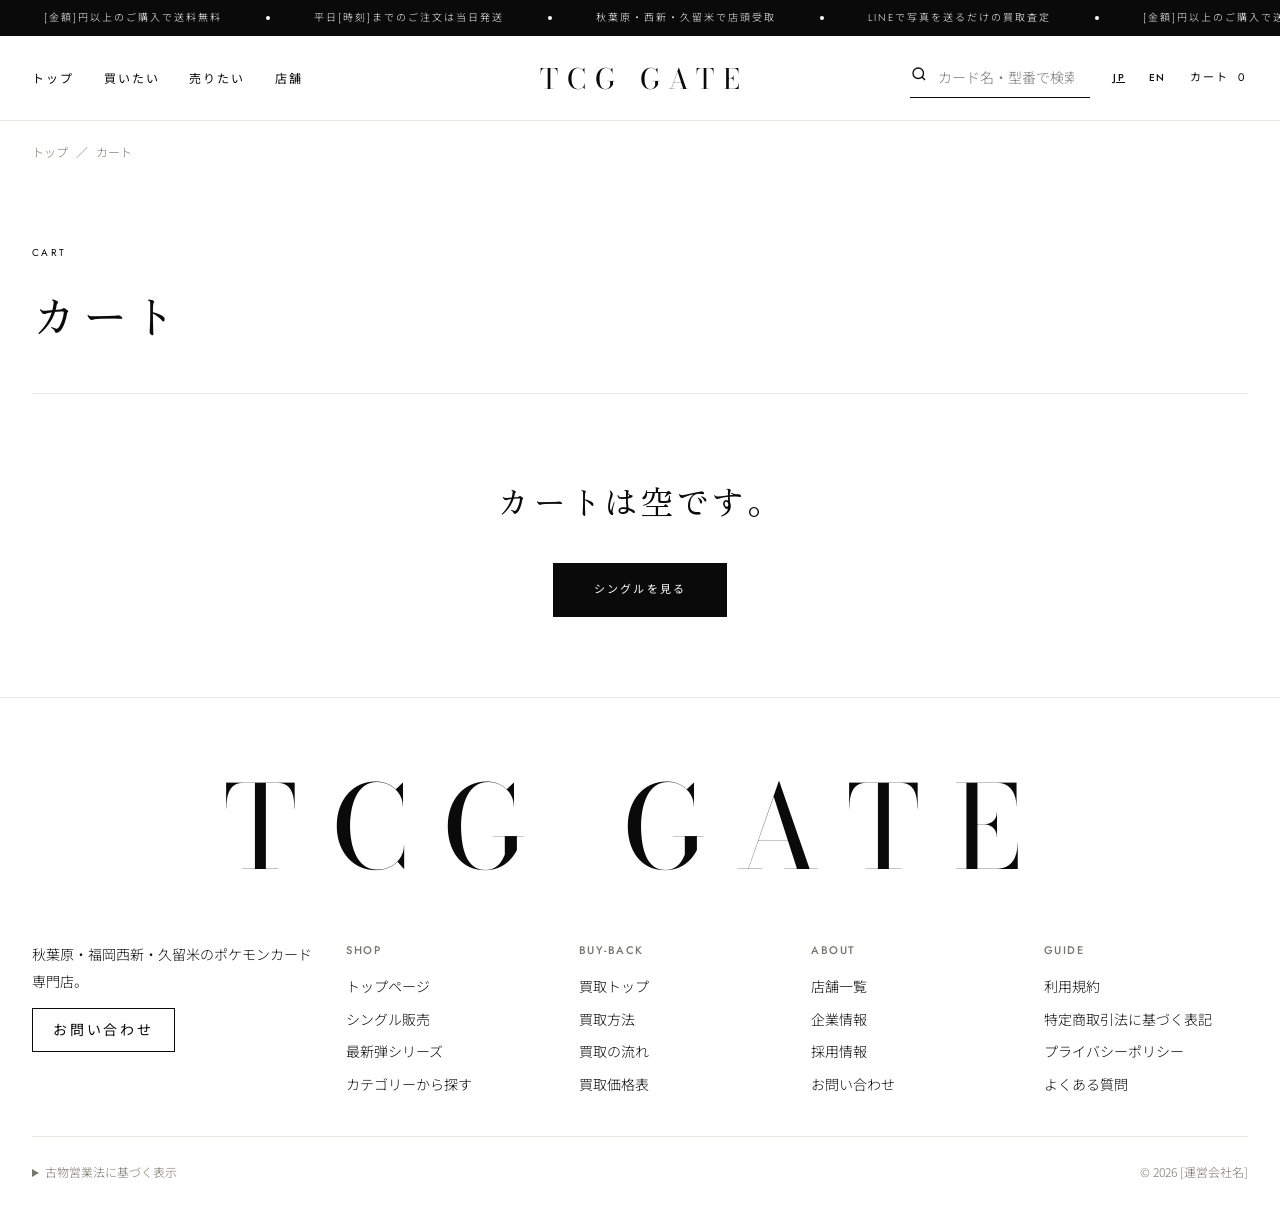
<file: cart.html>
<!doctype html>
<html lang="ja">
<head>
<meta charset="utf-8">
<meta name="viewport" content="width=device-width, initial-scale=1, viewport-fit=cover">
<title>カート｜TCG GATE JAPAN</title>
<meta name="description" content="カートの中身と送料無料までの金額。">
<meta property="og:title" content="カート｜TCG GATE JAPAN">
<meta property="og:description" content="カートの中身と送料無料までの金額。">
<meta property="og:type" content="website">
<meta name="theme-color" content="#0E0E10">
<link rel="icon" href="data:image/svg+xml,%3Csvg xmlns='http://www.w3.org/2000/svg' viewBox='0 0 32 32'%3E%3Crect x='4' y='5' width='15' height='21' rx='3' fill='%23fff' stroke='%230E0E10' stroke-width='2' transform='rotate(-10 11 15)'/%3E%3Crect x='13' y='6' width='15' height='21' rx='3' fill='%230E0E10' transform='rotate(9 20 16)'/%3E%3C/svg%3E">
<link rel="preconnect" href="https://fonts.googleapis.com">
<link rel="preconnect" href="https://fonts.gstatic.com" crossorigin>
<link href="https://fonts.googleapis.com/css2?family=Bodoni+Moda:opsz,wght@6..96,400;6..96,500&family=Jost:wght@300;400;500&family=Zen+Old+Mincho:wght@400;500&family=Noto+Sans+JP:wght@300;400;500&display=swap" rel="stylesheet">
<link rel="stylesheet" href="assets/style.css">
</head>
<body data-page="" data-theme="luxury">

<main id="main"><div class="wrap"><nav class="crumb" aria-label="パンくず"><a href="index.html" data-en="Home">トップ</a><span>／</span><span data-en="Cart">カート</span></nav>
<header class="page-hd"><p class="eyebrow">Cart</p><h1 class="display d-l" data-en="Your cart">カート</h1></header>
<div id="cartwrap"></div></div></main>
<script src="assets/data.js"></script>
<script src="assets/app.js"></script>
<script>

(function(){function render(){var U=window.TCGUI,en=U.lang()==="en",c=U.cart();
 if(!c.length){U.$("#cartwrap").innerHTML='<div class="empty"><p class="display d-m">'+(en?"Your cart is empty.":"カートは空です。")+'</p><a class="btn" href="buy.html" style="margin-top:22px">'+(en?"Browse singles":"シングルを見る")+'</a></div>';return;}
 var sub=U.subtotal();
 U.$("#cartwrap").innerHTML='<div class="cart-grid"><div>'+U.itemsHTML(true)+'<a class="link" href="buy.html" style="display:inline-block;margin-top:22px;font-weight:700">'+(en?"← Keep shopping":"← 買い物を続ける")+'</a></div>'+
 '<aside class="summary" id="checkout"><h2 style="margin:0 0 6px;font-size:18px">'+(en?"Order summary":"ご注文内容")+'</h2>'+U.shipHTML()+
 '<div class="line"><span>'+(en?"Subtotal":"小計")+'</span><span class="num">'+U.yen(sub)+'</span></div><div class="line"><span>'+(en?"Shipping":"送料")+'</span><span>'+(en?"Calculated at checkout":"購入手続きで計算 [要確認]")+'</span></div>'+
 '<div class="line" style="border-top:1px solid var(--ink);margin-top:10px;padding-top:16px;align-items:baseline"><span>'+(en?"Total":"合計")+'</span><span class="total">'+U.yen(sub)+'</span></div>'+
 '<button type="button" class="btn block" id="co" style="margin-top:16px">'+(en?"Checkout":"レジに進む")+'</button><p class="muted" style="font-size:12px;margin:12px 0 0">'+(en?"Payment and shipping are handled on the Shopify checkout.":"決済・配送方法はShopifyのチェックアウト画面で選択します（本番で接続）。")+'</p></aside></div>';
 U.$("#co").onclick=function(){U.toast(en?"Connects to Shopify checkout in production":"本番ではShopifyのチェックアウトへ移動します");};}
 document.addEventListener("tcg:ready",render);document.addEventListener("tcg:cart",function(){if(window.TCGUI&&document.readyState!=="loading")render();});document.addEventListener("tcg:lang",function(){if(window.TCGUI&&document.readyState!=="loading")render();});})();

</script>
</body>
</html>
</file>
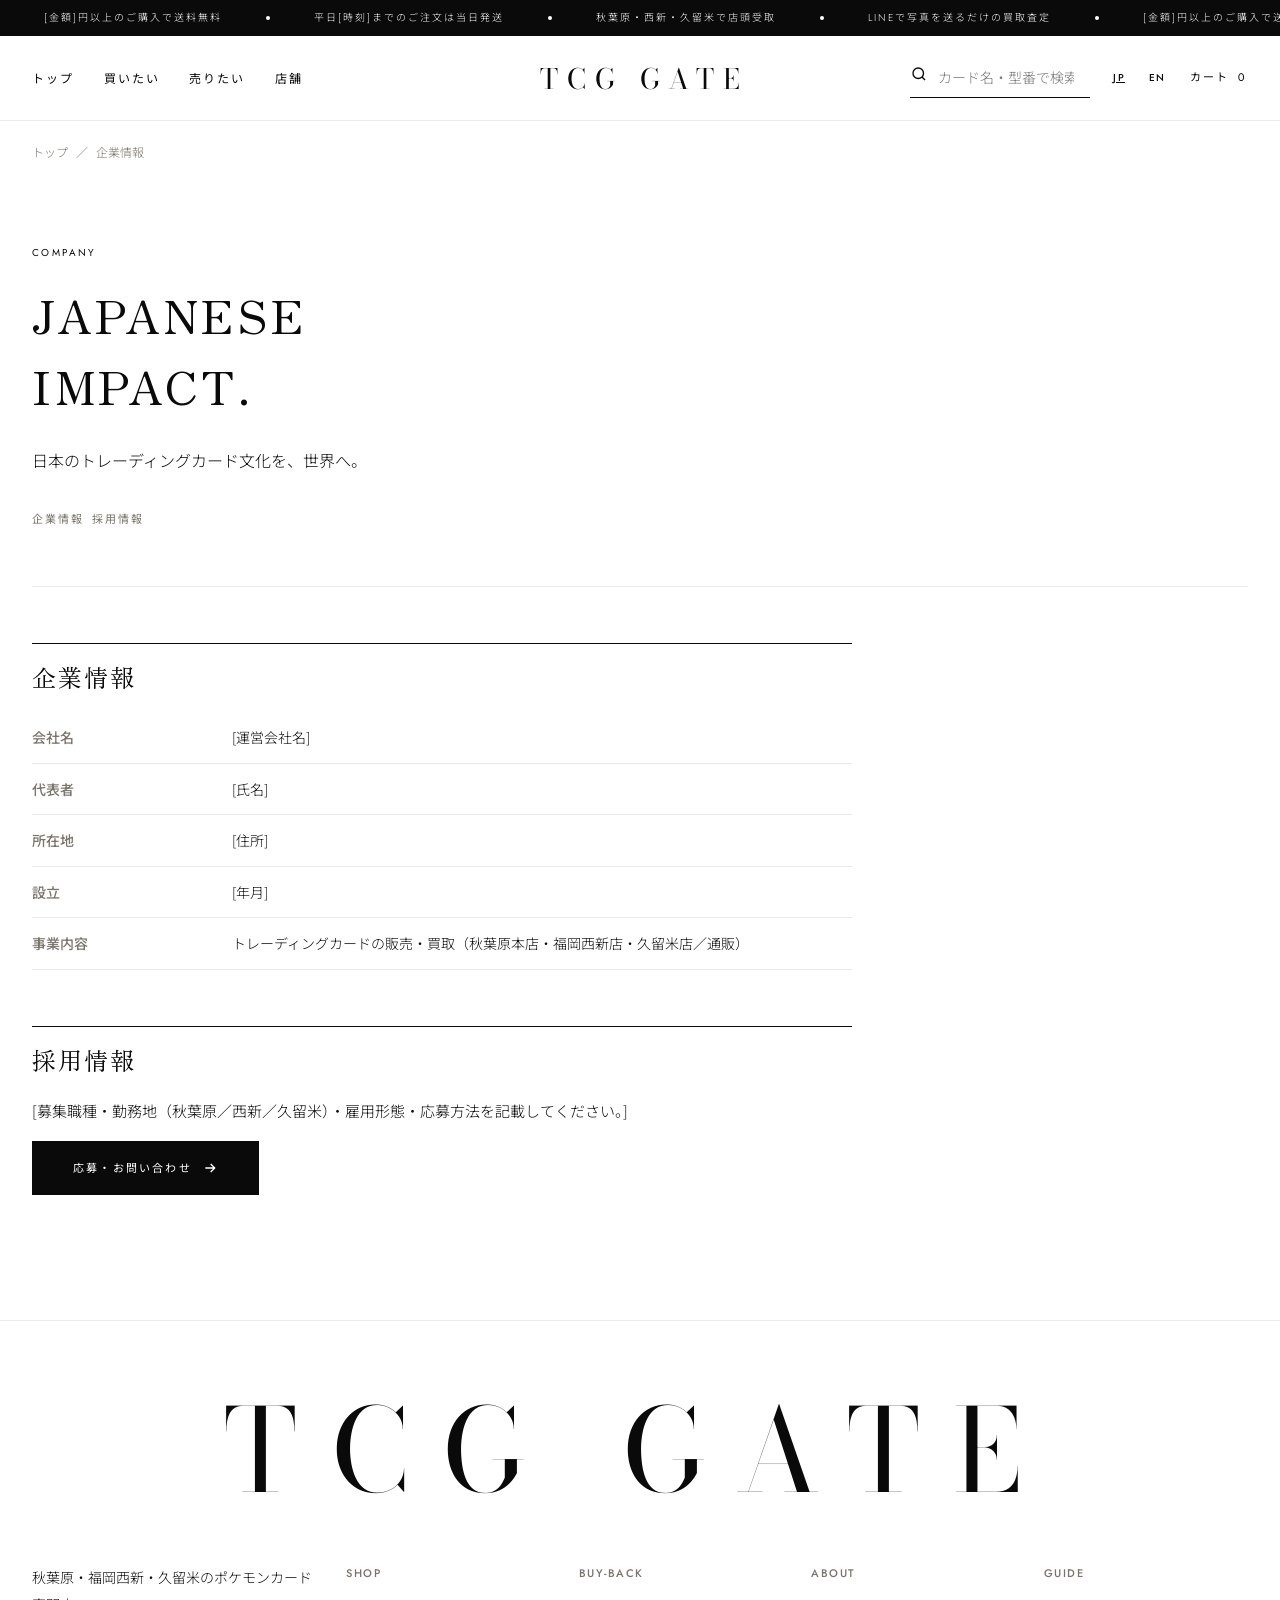
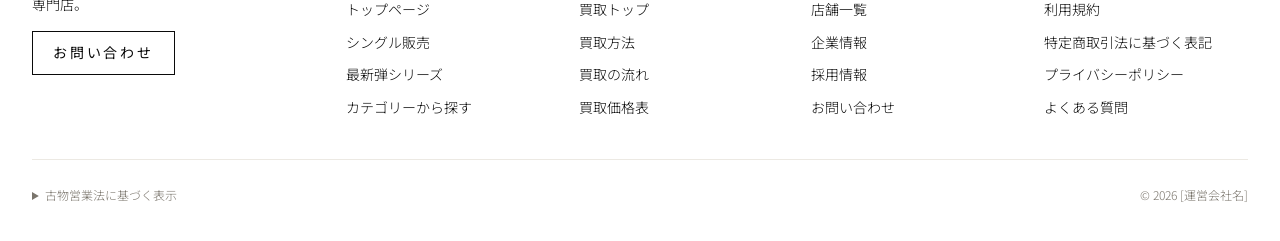
<file: company.html>
<!doctype html>
<html lang="ja">
<head>
<meta charset="utf-8">
<meta name="viewport" content="width=device-width, initial-scale=1, viewport-fit=cover">
<title>企業情報・採用情報｜TCG GATE JAPAN</title>
<meta name="description" content="TCG GATE JAPANの運営会社情報と採用情報。">
<meta property="og:title" content="企業情報・採用情報｜TCG GATE JAPAN">
<meta property="og:description" content="TCG GATE JAPANの運営会社情報と採用情報。">
<meta property="og:type" content="website">
<meta name="theme-color" content="#0E0E10">
<link rel="icon" href="data:image/svg+xml,%3Csvg xmlns='http://www.w3.org/2000/svg' viewBox='0 0 32 32'%3E%3Crect x='4' y='5' width='15' height='21' rx='3' fill='%23fff' stroke='%230E0E10' stroke-width='2' transform='rotate(-10 11 15)'/%3E%3Crect x='13' y='6' width='15' height='21' rx='3' fill='%230E0E10' transform='rotate(9 20 16)'/%3E%3C/svg%3E">
<link rel="preconnect" href="https://fonts.googleapis.com">
<link rel="preconnect" href="https://fonts.gstatic.com" crossorigin>
<link href="https://fonts.googleapis.com/css2?family=Bodoni+Moda:opsz,wght@6..96,400;6..96,500&family=Jost:wght@300;400;500&family=Zen+Old+Mincho:wght@400;500&family=Noto+Sans+JP:wght@300;400;500&display=swap" rel="stylesheet">
<link rel="stylesheet" href="assets/style.css">
</head>
<body data-page="" data-theme="luxury">

<main id="main"><div class="wrap"><nav class="crumb" aria-label="パンくず"><a href="index.html" data-en="Home">トップ</a><span>／</span><span data-en="Company">企業情報</span></nav>
<header class="page-hd"><p class="eyebrow">Company</p><h1 class="display d-l"><span class="rise"><span>JAPANESE</span></span><span class="rise d2"><span class="outline">IMPACT.</span></span></h1>
<p class="lead" style="margin:22px 0 0">日本のトレーディングカード文化を、世界へ。</p>
<div class="tocs"><a class="chip" href="#about">企業情報</a><a class="chip" href="#recruit">採用情報</a></div></header>
<div class="doc" style="padding:56px 0 110px">
<h2 id="about">企業情報</h2>
<table><tbody><tr><th>会社名</th><td>[運営会社名]</td></tr><tr><th>代表者</th><td>[氏名]</td></tr><tr><th>所在地</th><td>[住所]</td></tr><tr><th>設立</th><td>[年月]</td></tr><tr><th>事業内容</th><td>トレーディングカードの販売・買取（秋葉原本店・福岡西新店・久留米店／通販）</td></tr></tbody></table>
<h2 id="recruit">採用情報</h2>
<p>[募集職種・勤務地（秋葉原／西新／久留米）・雇用形態・応募方法を記載してください。]</p>
<p><a class="btn" href="contact.html">応募・お問い合わせ<svg class="arr" width="16" height="16" viewBox="0 0 24 24" fill="none" stroke="currentColor" stroke-width="2" aria-hidden="true"><path d="M5 12h14M13 6l6 6-6 6"/></svg></a></p>
</div></div></main>
<script src="assets/data.js"></script>
<script src="assets/app.js"></script>
</body>
</html>
</file>
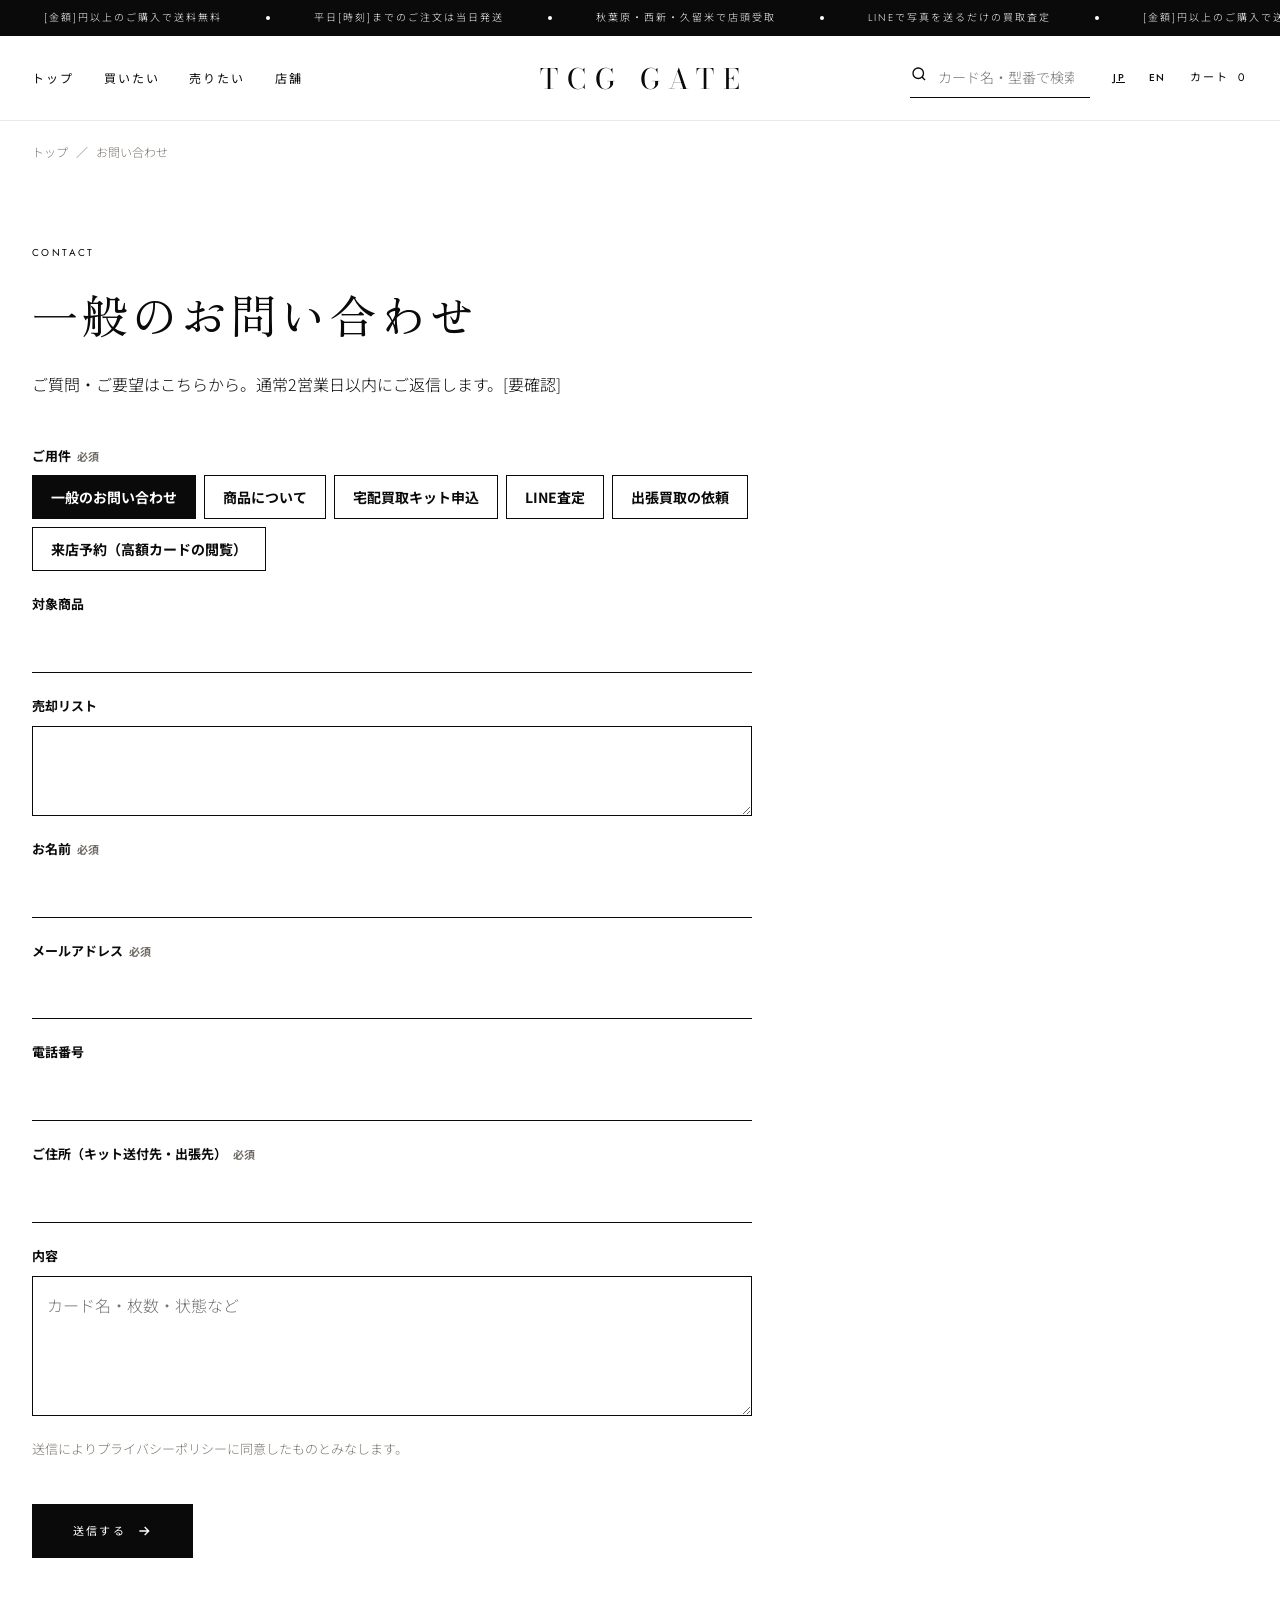
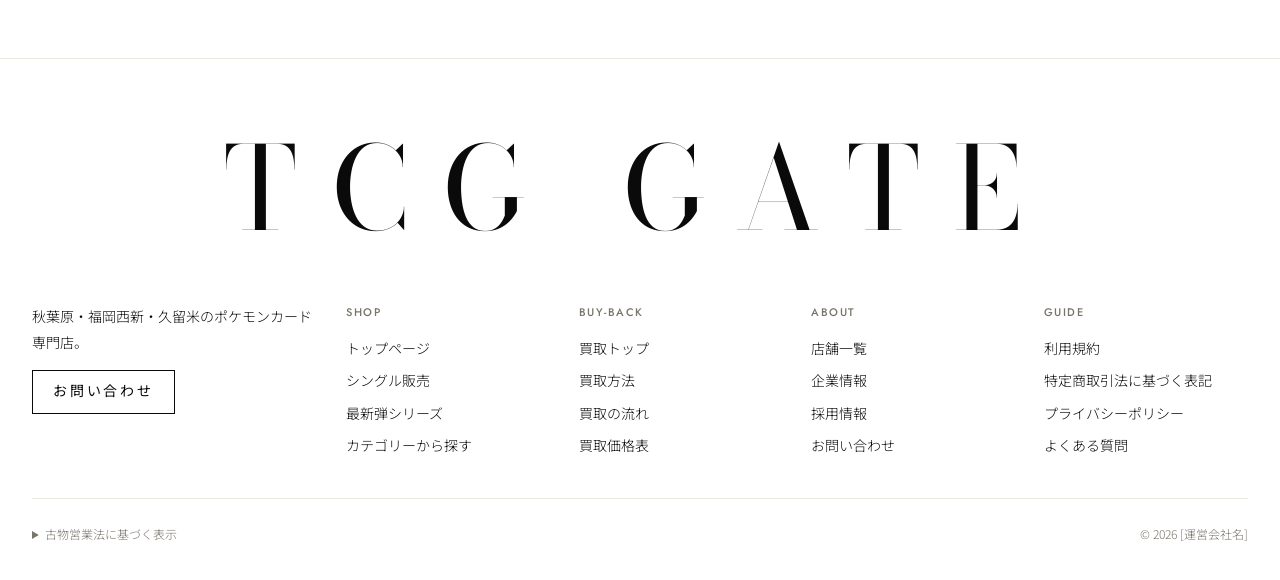
<file: contact.html>
<!doctype html>
<html lang="ja">
<head>
<meta charset="utf-8">
<meta name="viewport" content="width=device-width, initial-scale=1, viewport-fit=cover">
<title>お問い合わせ・お申込み｜TCG GATE JAPAN</title>
<meta name="description" content="商品のお問い合わせ、宅配買取キットのお申込み、LINE査定、出張買取のご依頼。">
<meta property="og:title" content="お問い合わせ・お申込み｜TCG GATE JAPAN">
<meta property="og:description" content="商品のお問い合わせ、宅配買取キットのお申込み、LINE査定、出張買取のご依頼。">
<meta property="og:type" content="website">
<meta name="theme-color" content="#0E0E10">
<link rel="icon" href="data:image/svg+xml,%3Csvg xmlns='http://www.w3.org/2000/svg' viewBox='0 0 32 32'%3E%3Crect x='4' y='5' width='15' height='21' rx='3' fill='%23fff' stroke='%230E0E10' stroke-width='2' transform='rotate(-10 11 15)'/%3E%3Crect x='13' y='6' width='15' height='21' rx='3' fill='%230E0E10' transform='rotate(9 20 16)'/%3E%3C/svg%3E">
<link rel="preconnect" href="https://fonts.googleapis.com">
<link rel="preconnect" href="https://fonts.gstatic.com" crossorigin>
<link href="https://fonts.googleapis.com/css2?family=Bodoni+Moda:opsz,wght@6..96,400;6..96,500&family=Jost:wght@300;400;500&family=Zen+Old+Mincho:wght@400;500&family=Noto+Sans+JP:wght@300;400;500&display=swap" rel="stylesheet">
<link rel="stylesheet" href="assets/style.css">
</head>
<body data-page="" data-theme="luxury">

<main id="main"><div class="wrap"><nav class="crumb" aria-label="パンくず"><a href="index.html" data-en="Home">トップ</a><span>／</span><span data-en="Contact">お問い合わせ</span></nav>
<header class="page-hd" style="border-bottom:0"><p class="eyebrow">Contact</p><h1 class="display d-l"><span class="rise"><span id="ttl">お問い合わせ</span></span></h1><p class="lead" id="lead" style="margin:18px 0 0"></p></header>
<div id="line-box" hidden style="margin-bottom:40px"><div class="line-band"><div><h2 class="display d-s" style="margin:0 0 8px">LINE公式アカウント</h2><p style="margin:0;opacity:.8">友だち追加後、カードの写真（表・裏）を送ってください。</p></div><a class="btn line" href="#" aria-disabled="true">LINEを開く [URL要確認]</a></div><p class="muted" style="margin:16px 0 0">LINEをお使いでない方は、下のフォームからも査定をご依頼いただけます。</p></div>
<form class="form" id="form" novalidate style="padding-bottom:100px">
<div class="field"><span class="lbl">ご用件<span class="req">必須</span></span><div class="radios" id="types"></div></div>
<div class="field" id="item-field" hidden><label for="item">対象商品</label><input class="input" id="item" readonly></div>
<div class="field" id="sell-field" hidden><label for="sell">売却リスト</label><textarea class="textarea" id="sell" readonly style="min-height:90px"></textarea></div>
<div class="field"><label for="name">お名前<span class="req">必須</span></label><input class="input" id="name" autocomplete="name" required></div>
<div class="field"><label for="email">メールアドレス<span class="req">必須</span></label><input class="input" id="email" type="email" autocomplete="email" required></div>
<div class="field"><label for="tel">電話番号</label><input class="input" id="tel" type="tel" autocomplete="tel"></div>
<div class="field" id="addr-field" hidden><label for="addr">ご住所（キット送付先・出張先）<span class="req">必須</span></label><input class="input" id="addr" autocomplete="street-address"></div>
<div class="field"><label for="msg">内容</label><textarea class="textarea" id="msg" placeholder="カード名・枚数・状態など"></textarea></div>
<p class="muted" style="font-size:13px;margin:0">送信により<a class="link" href="legal.html#privacy">プライバシーポリシー</a>に同意したものとみなします。</p>
<p id="err" class="accent" role="alert" style="margin:0;font-size:14px;font-weight:700"></p>
<div><button class="btn" type="submit">送信する<svg class="arr" width="16" height="16" viewBox="0 0 24 24" fill="none" stroke="currentColor" stroke-width="2" aria-hidden="true"><path d="M5 12h14M13 6l6 6-6 6"/></svg></button></div>
</form>
<div class="thanks" id="thanks" hidden style="padding-bottom:120px"><p class="display d-m" style="margin-bottom:14px">送信しました。</p><p class="lead">内容を確認のうえ、担当者よりご連絡します。（デモのため実際には送信されません）</p><a class="btn" href="index.html" style="margin-top:22px">トップへ戻る</a></div>
</div></main>
<script src="assets/data.js"></script>
<script src="assets/app.js"></script>
<script>

document.addEventListener("tcg:ready",function(){var U=window.TCGUI,D=window.TCG;
var types=[["general","一般のお問い合わせ","ご質問・ご要望はこちらから。通常2営業日以内にご返信します。[要確認]"],["item","商品について","商品の状態・在庫などについてお気軽にお問い合わせください。"],["kit","宅配買取キット申込","無料の宅配キットをお送りします。最短翌日発送。"],["line","LINE査定","写真を送るだけで、最短即日に査定額をお返事します。"],["visit","出張買取の依頼","大量のカードは、査定員がご自宅まで伺います。"],["viewing","来店予約（高額カードの閲覧）","ご希望の日時と、ご覧になりたいカードをお知らせください。担当者より確認のご連絡を差し上げます。[予約の運用は要確認]"]];
var cur=U.param("type"); if(!types.some(function(t){return t[0]===cur;})) cur="general";
U.$("#types").innerHTML=types.map(function(t){return '<input type="radio" name="type" id="t-'+t[0]+'" value="'+t[0]+'"'+(t[0]===cur?" checked":"")+'><label for="t-'+t[0]+'">'+t[1]+'</label>';}).join("");
var p=U.byId[U.param("id")]; if(p){U.$("#item").value=p.name+"（"+p.rarity+" "+p.num+"）";}
var sl=(U.param("sell")||"").split(",").filter(Boolean).map(function(id){return U.buyRows().filter(function(b){return b.id===id;})[0];}).filter(Boolean);
if(sl.length){U.$("#sell").value=sl.map(function(b){return b.name+" "+b.num+"　"+U.yen(b.price);}).join("\n");}
function sync(){var t=U.$("input[name=type]:checked").value,d=types.filter(function(x){return x[0]===t;})[0];
 U.$("#ttl").textContent=d[1]; document.title=d[1]+"｜TCG GATE JAPAN"; U.$("#lead").textContent=d[2];
 U.$("#item-field").hidden=!(t==="item"&&p); U.$("#sell-field").hidden=!(t==="kit"&&sl.length); U.$("#addr-field").hidden=!(t==="kit"||t==="visit"); U.$("#line-box").hidden=t!=="line";}
document.addEventListener("change",function(e){if(e.target.name==="type")sync();}); sync();
U.$("#form").addEventListener("submit",function(e){e.preventDefault();var t=U.$("input[name=type]:checked").value;
 var miss=[];if(!U.$("#name").value.trim())miss.push("お名前");if(!/^\S+@\S+\.\S+$/.test(U.$("#email").value))miss.push("メールアドレス");if((t==="kit"||t==="visit")&&!U.$("#addr").value.trim())miss.push("ご住所");
 if(miss.length){U.$("#err").textContent=miss.join("・")+"を入力してください。";return;}
 U.$("#form").hidden=true;U.$("#thanks").hidden=false;if(t==="kit")U.store.set("tcg-sell",[]);window.scrollTo(0,0);});
});

</script>
</body>
</html>
</file>
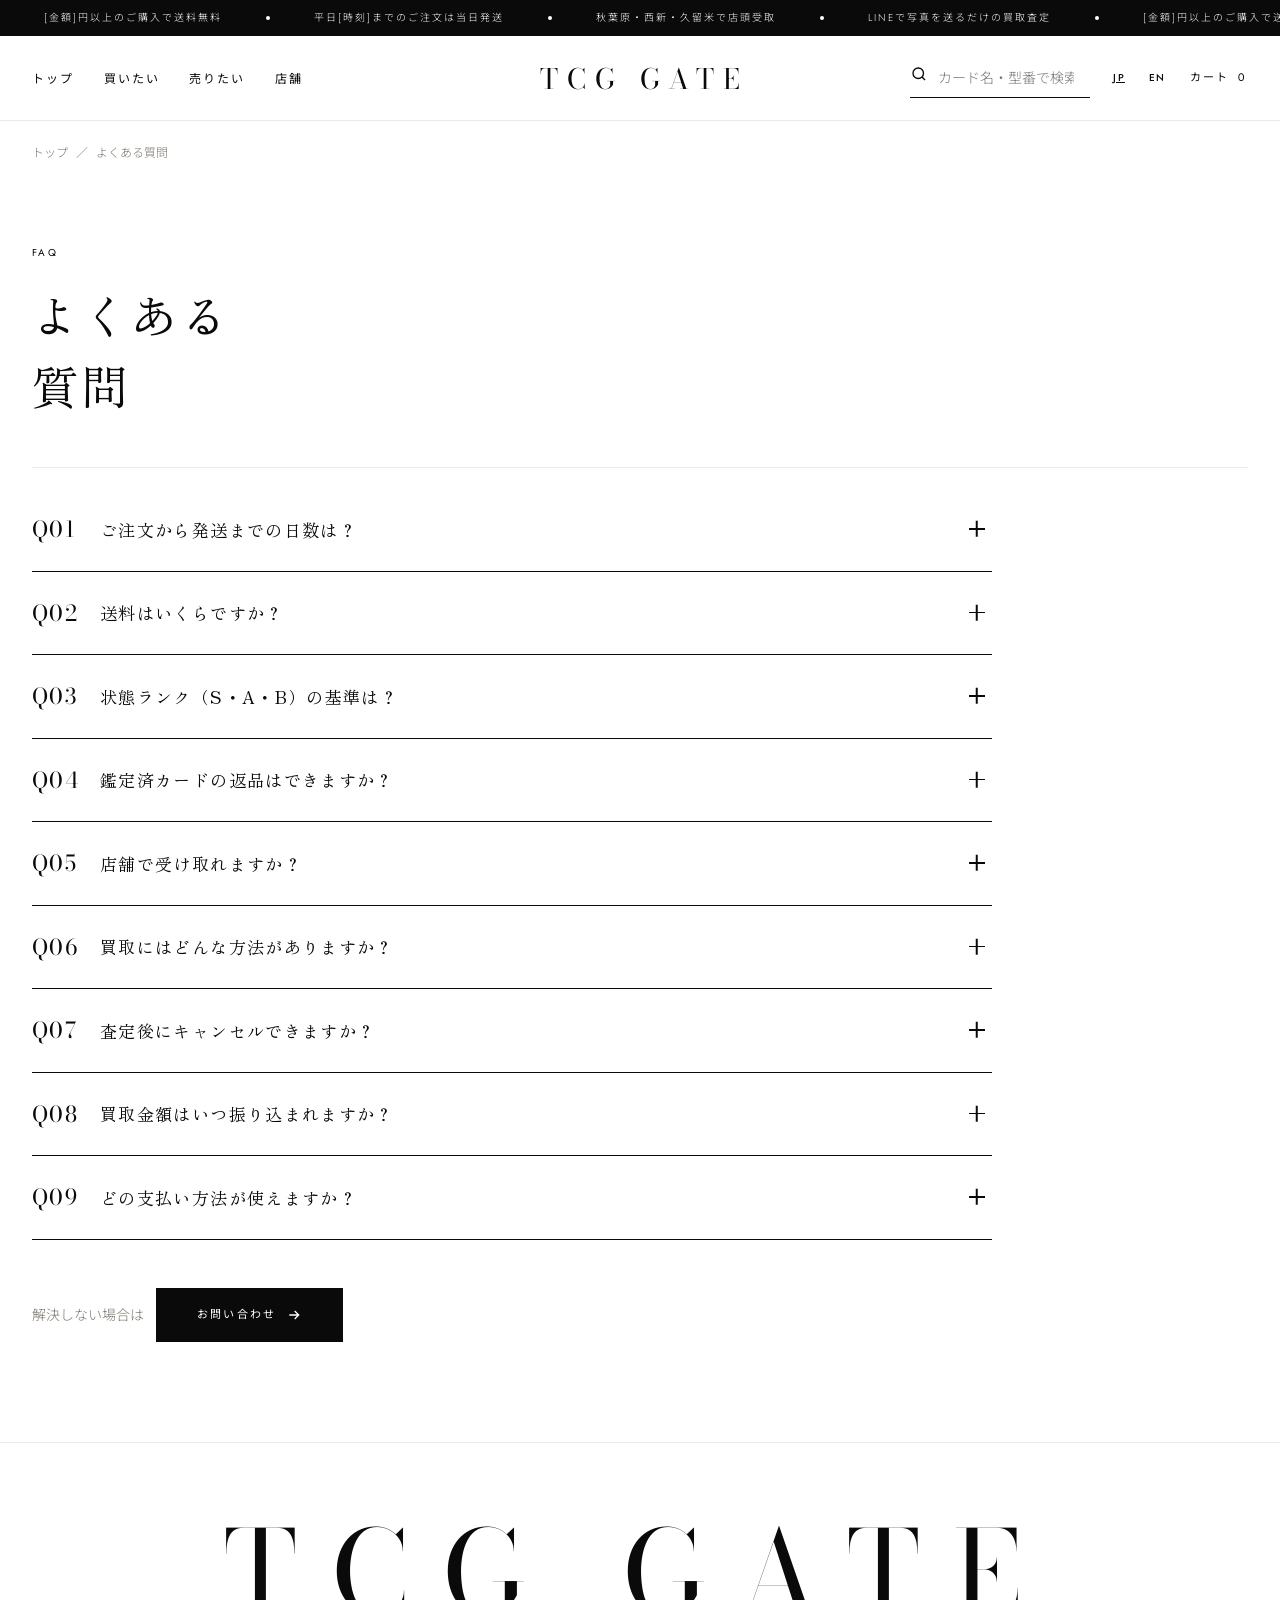
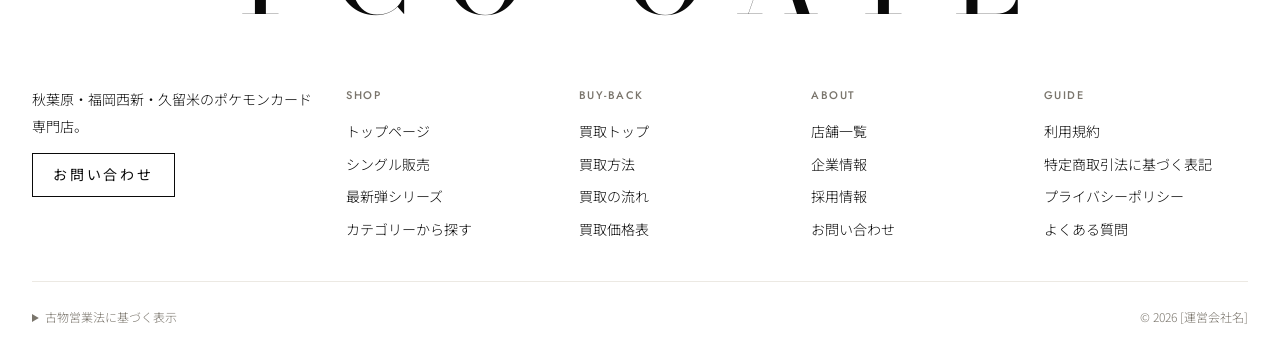
<file: faq.html>
<!doctype html>
<html lang="ja">
<head>
<meta charset="utf-8">
<meta name="viewport" content="width=device-width, initial-scale=1, viewport-fit=cover">
<title>よくある質問｜TCG GATE JAPAN</title>
<meta name="description" content="発送・送料・状態ランク・鑑定品・買取方法についてのよくある質問。">
<meta property="og:title" content="よくある質問｜TCG GATE JAPAN">
<meta property="og:description" content="発送・送料・状態ランク・鑑定品・買取方法についてのよくある質問。">
<meta property="og:type" content="website">
<meta name="theme-color" content="#0E0E10">
<link rel="icon" href="data:image/svg+xml,%3Csvg xmlns='http://www.w3.org/2000/svg' viewBox='0 0 32 32'%3E%3Crect x='4' y='5' width='15' height='21' rx='3' fill='%23fff' stroke='%230E0E10' stroke-width='2' transform='rotate(-10 11 15)'/%3E%3Crect x='13' y='6' width='15' height='21' rx='3' fill='%230E0E10' transform='rotate(9 20 16)'/%3E%3C/svg%3E">
<link rel="preconnect" href="https://fonts.googleapis.com">
<link rel="preconnect" href="https://fonts.gstatic.com" crossorigin>
<link href="https://fonts.googleapis.com/css2?family=Bodoni+Moda:opsz,wght@6..96,400;6..96,500&family=Jost:wght@300;400;500&family=Zen+Old+Mincho:wght@400;500&family=Noto+Sans+JP:wght@300;400;500&display=swap" rel="stylesheet">
<link rel="stylesheet" href="assets/style.css">
</head>
<body data-page="" data-theme="luxury">

<main id="main"><div class="wrap"><nav class="crumb" aria-label="パンくず"><a href="index.html" data-en="Home">トップ</a><span>／</span><span data-en="FAQ">よくある質問</span></nav>
<header class="page-hd"><p class="eyebrow">FAQ</p><h1 class="display d-l"><span class="rise"><span data-en="Questions">よくある</span></span><span class="rise d2"><span class="outline" data-en="&amp; answers">質問</span></span></h1></header>
<div class="faq" style="padding:20px 0 100px;max-width:960px"><details id="order"><summary><span class="q">Q01</span><span>ご注文から発送までの日数は？</span><span class="pm" aria-hidden="true"></span></summary><div class="a">平日[時刻]までのご注文は当日発送します。それ以降のご注文は翌営業日の発送です。発送休業日はトップページのお知らせでご案内します。[要確認]</div></details><details id="ship"><summary><span class="q">Q02</span><span>送料はいくらですか？</span><span class="pm" aria-hidden="true"></span></summary><div class="a">[金額]円以上のご購入で送料無料です。それ未満の場合の送料は[要確認]です。</div></details><details id="grade"><summary><span class="q">Q03</span><span>状態ランク（S・A・B）の基準は？</span><span class="pm" aria-hidden="true"></span></summary><div class="a">状態Sは新品同様で目立つ傷がないもの、状態Aはよく見ると小さな傷がある程度の美品、状態Bは縁や表面に使用感がある並品です。PSA鑑定品は鑑定機関のグレードのまま販売しています。</div></details><details id="psa"><summary><span class="q">Q04</span><span>鑑定済カードの返品はできますか？</span><span class="pm" aria-hidden="true"></span></summary><div class="a">鑑定機関の定めたグレードを元に販売しているため、ケース外部・内部の傷や異物を理由とした返品・交換はお受けできません。在庫が2枚以上ある場合も識別番号はお選びいただけません。</div></details><details id="pickup"><summary><span class="q">Q05</span><span>店舗で受け取れますか？</span><span class="pm" aria-hidden="true"></span></summary><div class="a">秋葉原本店・福岡西新店・久留米店で受け取りができます。受け取り方法の詳細は[要確認]。</div></details><details id="buy"><summary><span class="q">Q06</span><span>買取にはどんな方法がありますか？</span><span class="pm" aria-hidden="true"></span></summary><div class="a">店頭買取・宅配買取・LINE査定・出張買取の4つです。宅配買取は無料キットを使えば送料もかかりません。</div></details><details id="cancel"><summary><span class="q">Q07</span><span>査定後にキャンセルできますか？</span><span class="pm" aria-hidden="true"></span></summary><div class="a">査定料・キャンセル料は無料です。宅配買取でキャンセルした場合のカードの返送料は[要確認]。</div></details><details id="pay"><summary><span class="q">Q08</span><span>買取金額はいつ振り込まれますか？</span><span class="pm" aria-hidden="true"></span></summary><div class="a">査定額をご承諾いただいた後、最短当日にご指定の口座へお振込みします。</div></details><details id="payment"><summary><span class="q">Q09</span><span>どの支払い方法が使えますか？</span><span class="pm" aria-hidden="true"></span></summary><div class="a">[クレジットカード・コンビニ払いなど、Shopifyで設定する決済方法を記載]</div></details>
<div style="margin-top:48px;display:flex;flex-wrap:wrap;gap:12px;align-items:center"><span class="muted">解決しない場合は</span><a class="btn" href="contact.html">お問い合わせ<svg class="arr" width="16" height="16" viewBox="0 0 24 24" fill="none" stroke="currentColor" stroke-width="2" aria-hidden="true"><path d="M5 12h14M13 6l6 6-6 6"/></svg></a></div></div>
</div></main>
<script src="assets/data.js"></script>
<script src="assets/app.js"></script>
<script>

document.addEventListener("tcg:ready",function(){var h=location.hash.slice(1);if(h){var d=document.getElementById(h);if(d&&d.tagName==="DETAILS")d.open=true;}});

</script>
</body>
</html>
</file>
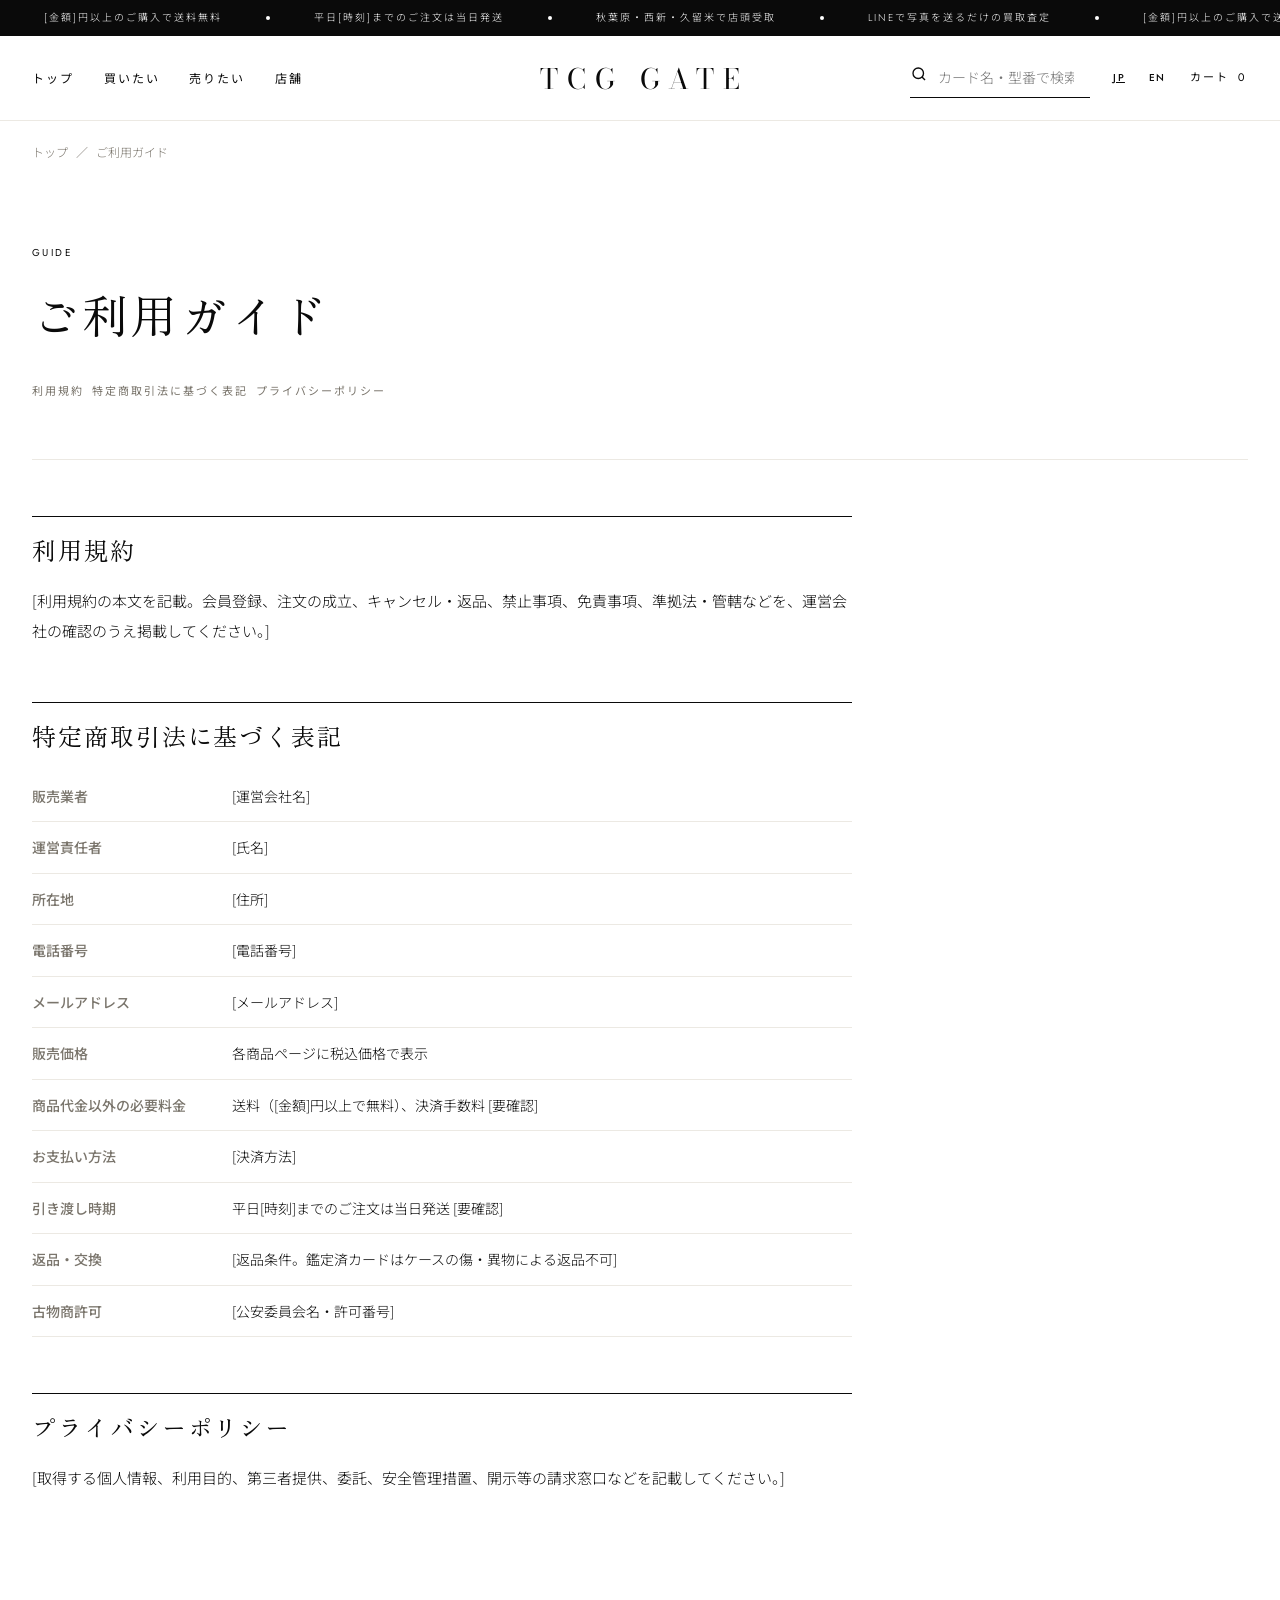
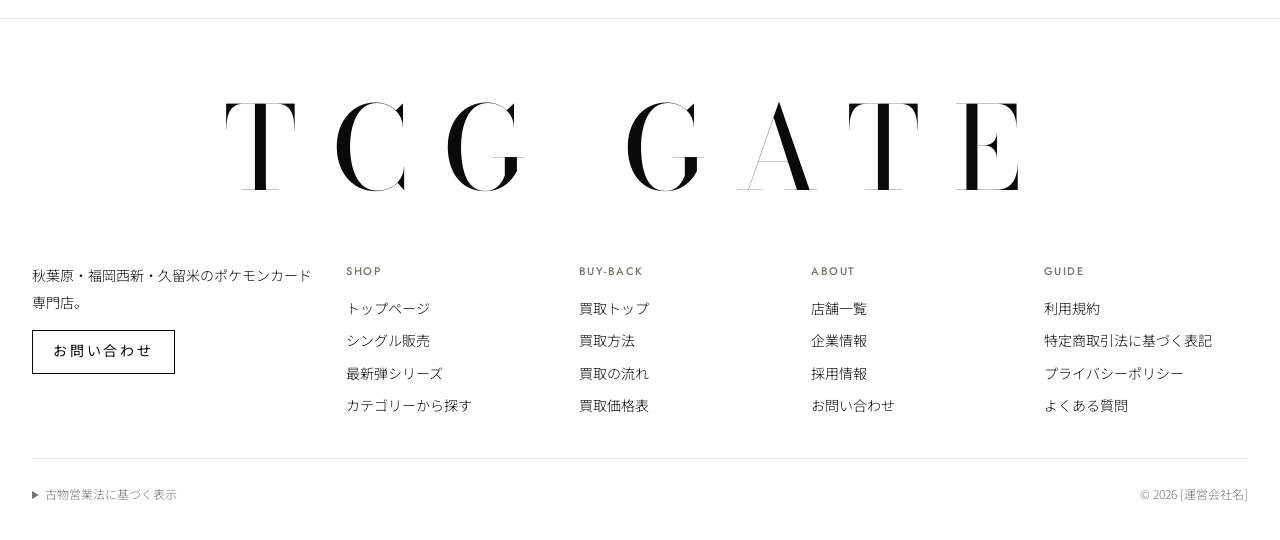
<file: legal.html>
<!doctype html>
<html lang="ja">
<head>
<meta charset="utf-8">
<meta name="viewport" content="width=device-width, initial-scale=1, viewport-fit=cover">
<title>利用規約・特定商取引法に基づく表記・プライバシーポリシー｜TCG GATE JAPAN</title>
<meta name="description" content="TCG GATE JAPANの利用規約、特定商取引法に基づく表記、プライバシーポリシー。">
<meta property="og:title" content="利用規約・特定商取引法に基づく表記・プライバシーポリシー｜TCG GATE JAPAN">
<meta property="og:description" content="TCG GATE JAPANの利用規約、特定商取引法に基づく表記、プライバシーポリシー。">
<meta property="og:type" content="website">
<meta name="theme-color" content="#0E0E10">
<link rel="icon" href="data:image/svg+xml,%3Csvg xmlns='http://www.w3.org/2000/svg' viewBox='0 0 32 32'%3E%3Crect x='4' y='5' width='15' height='21' rx='3' fill='%23fff' stroke='%230E0E10' stroke-width='2' transform='rotate(-10 11 15)'/%3E%3Crect x='13' y='6' width='15' height='21' rx='3' fill='%230E0E10' transform='rotate(9 20 16)'/%3E%3C/svg%3E">
<link rel="preconnect" href="https://fonts.googleapis.com">
<link rel="preconnect" href="https://fonts.gstatic.com" crossorigin>
<link href="https://fonts.googleapis.com/css2?family=Bodoni+Moda:opsz,wght@6..96,400;6..96,500&family=Jost:wght@300;400;500&family=Zen+Old+Mincho:wght@400;500&family=Noto+Sans+JP:wght@300;400;500&display=swap" rel="stylesheet">
<link rel="stylesheet" href="assets/style.css">
</head>
<body data-page="" data-theme="luxury">

<main id="main"><div class="wrap"><nav class="crumb" aria-label="パンくず"><a href="index.html" data-en="Home">トップ</a><span>／</span><span data-en="Guide">ご利用ガイド</span></nav>
<header class="page-hd"><p class="eyebrow">Guide</p><h1 class="display d-l" data-en="Policies">ご利用ガイド</h1>
<div class="tocs"><a class="chip" href="#terms">利用規約</a><a class="chip" href="#tokusho">特定商取引法に基づく表記</a><a class="chip" href="#privacy">プライバシーポリシー</a></div></header>
<div class="doc" style="padding:56px 0 110px">
<h2 id="terms">利用規約</h2>
<p>[利用規約の本文を記載。会員登録、注文の成立、キャンセル・返品、禁止事項、免責事項、準拠法・管轄などを、運営会社の確認のうえ掲載してください。]</p>
<h2 id="tokusho">特定商取引法に基づく表記</h2>
<table><tbody>
<tr><th>販売業者</th><td>[運営会社名]</td></tr><tr><th>運営責任者</th><td>[氏名]</td></tr><tr><th>所在地</th><td>[住所]</td></tr><tr><th>電話番号</th><td>[電話番号]</td></tr><tr><th>メールアドレス</th><td>[メールアドレス]</td></tr>
<tr><th>販売価格</th><td>各商品ページに税込価格で表示</td></tr><tr><th>商品代金以外の必要料金</th><td>送料（[金額]円以上で無料）、決済手数料 [要確認]</td></tr>
<tr><th>お支払い方法</th><td>[決済方法]</td></tr><tr><th>引き渡し時期</th><td>平日[時刻]までのご注文は当日発送 [要確認]</td></tr><tr><th>返品・交換</th><td>[返品条件。鑑定済カードはケースの傷・異物による返品不可]</td></tr>
<tr><th>古物商許可</th><td>[公安委員会名・許可番号]</td></tr>
</tbody></table>
<h2 id="privacy">プライバシーポリシー</h2>
<p>[取得する個人情報、利用目的、第三者提供、委託、安全管理措置、開示等の請求窓口などを記載してください。]</p>
</div></div></main>
<script src="assets/data.js"></script>
<script src="assets/app.js"></script>
</body>
</html>
</file>
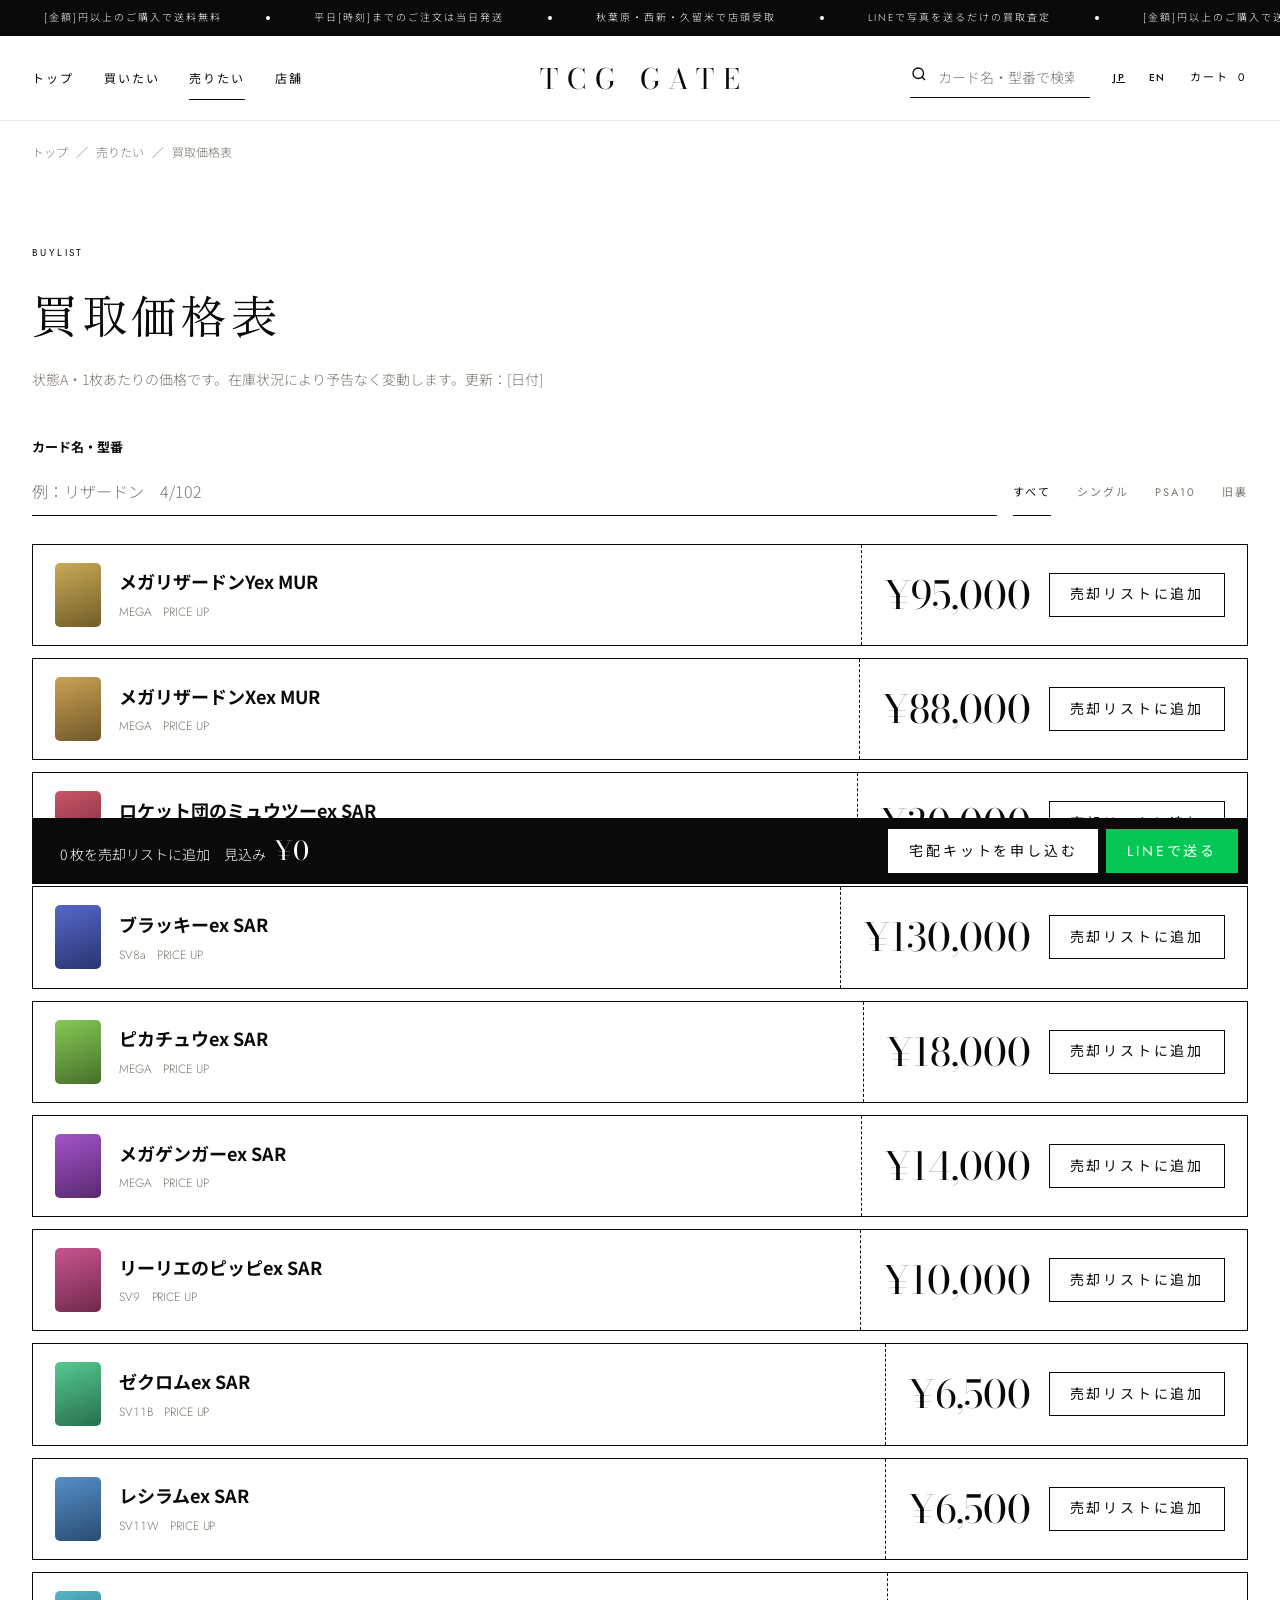
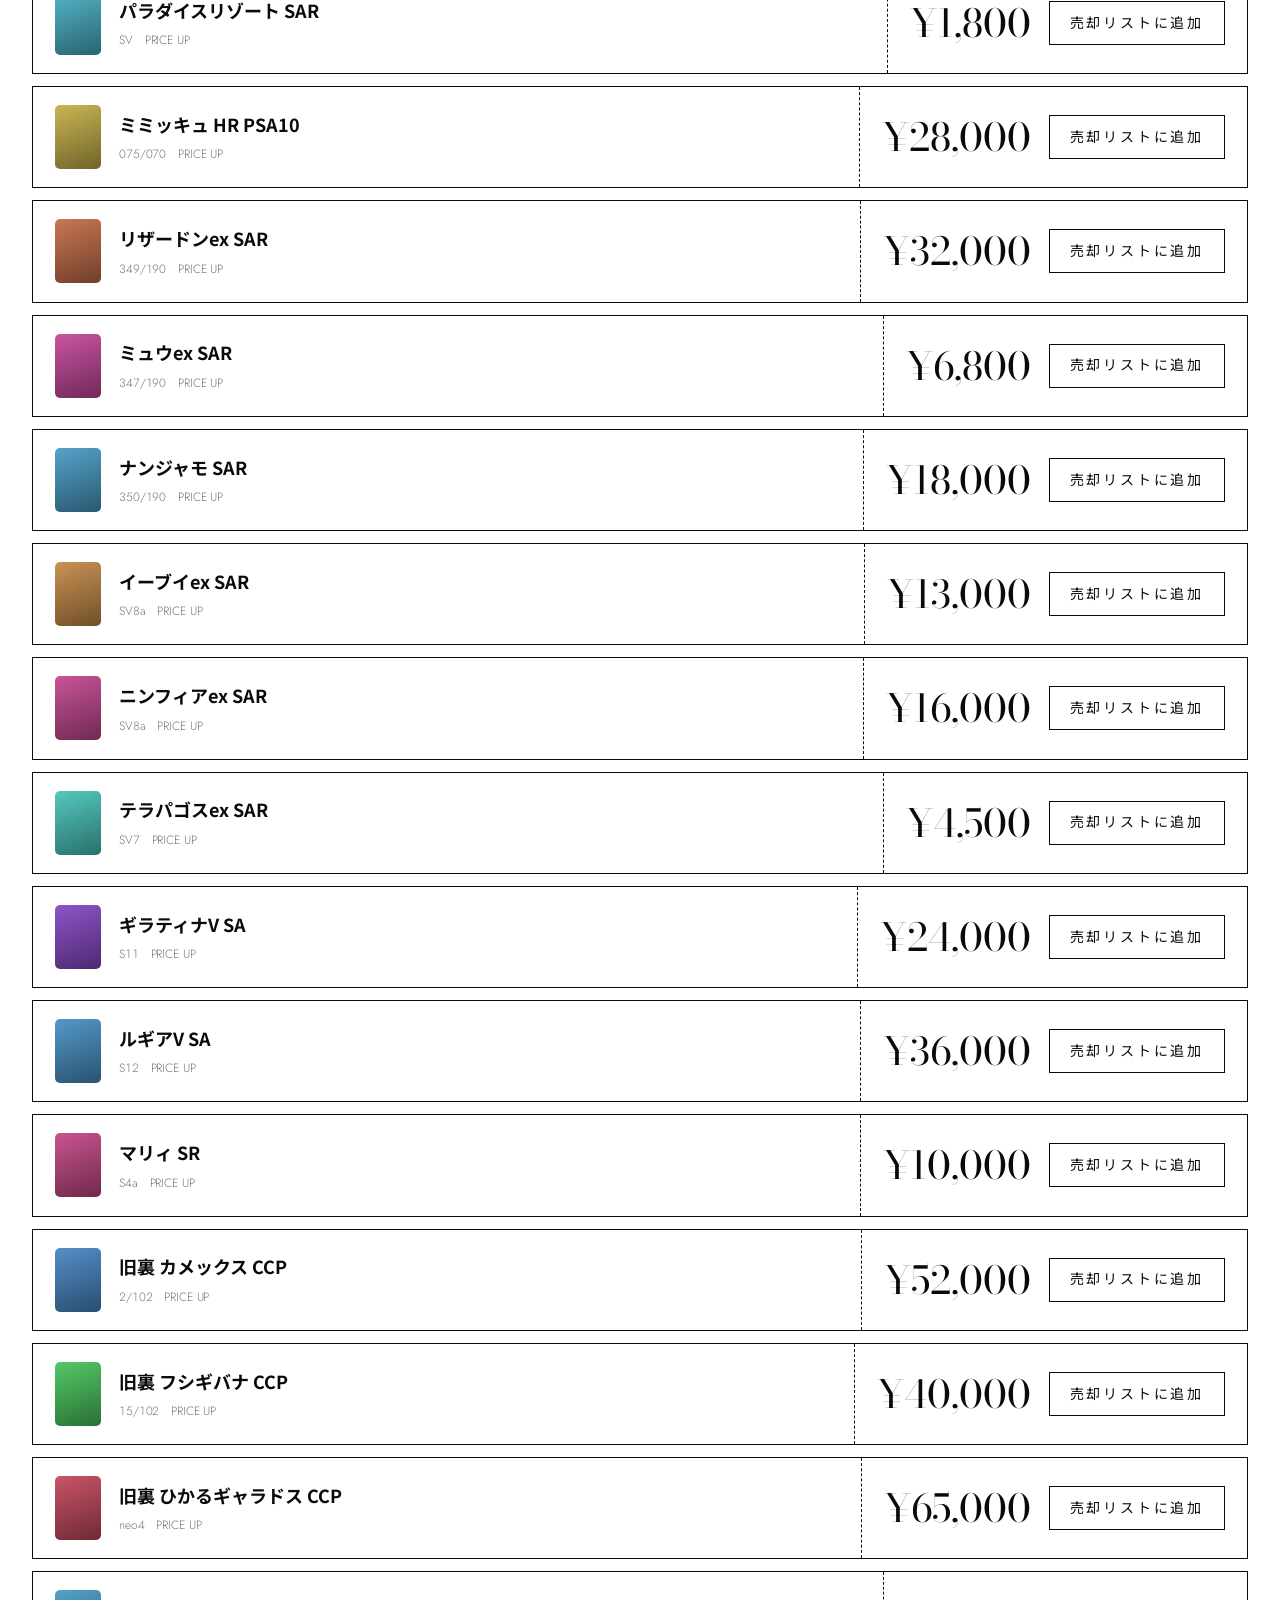
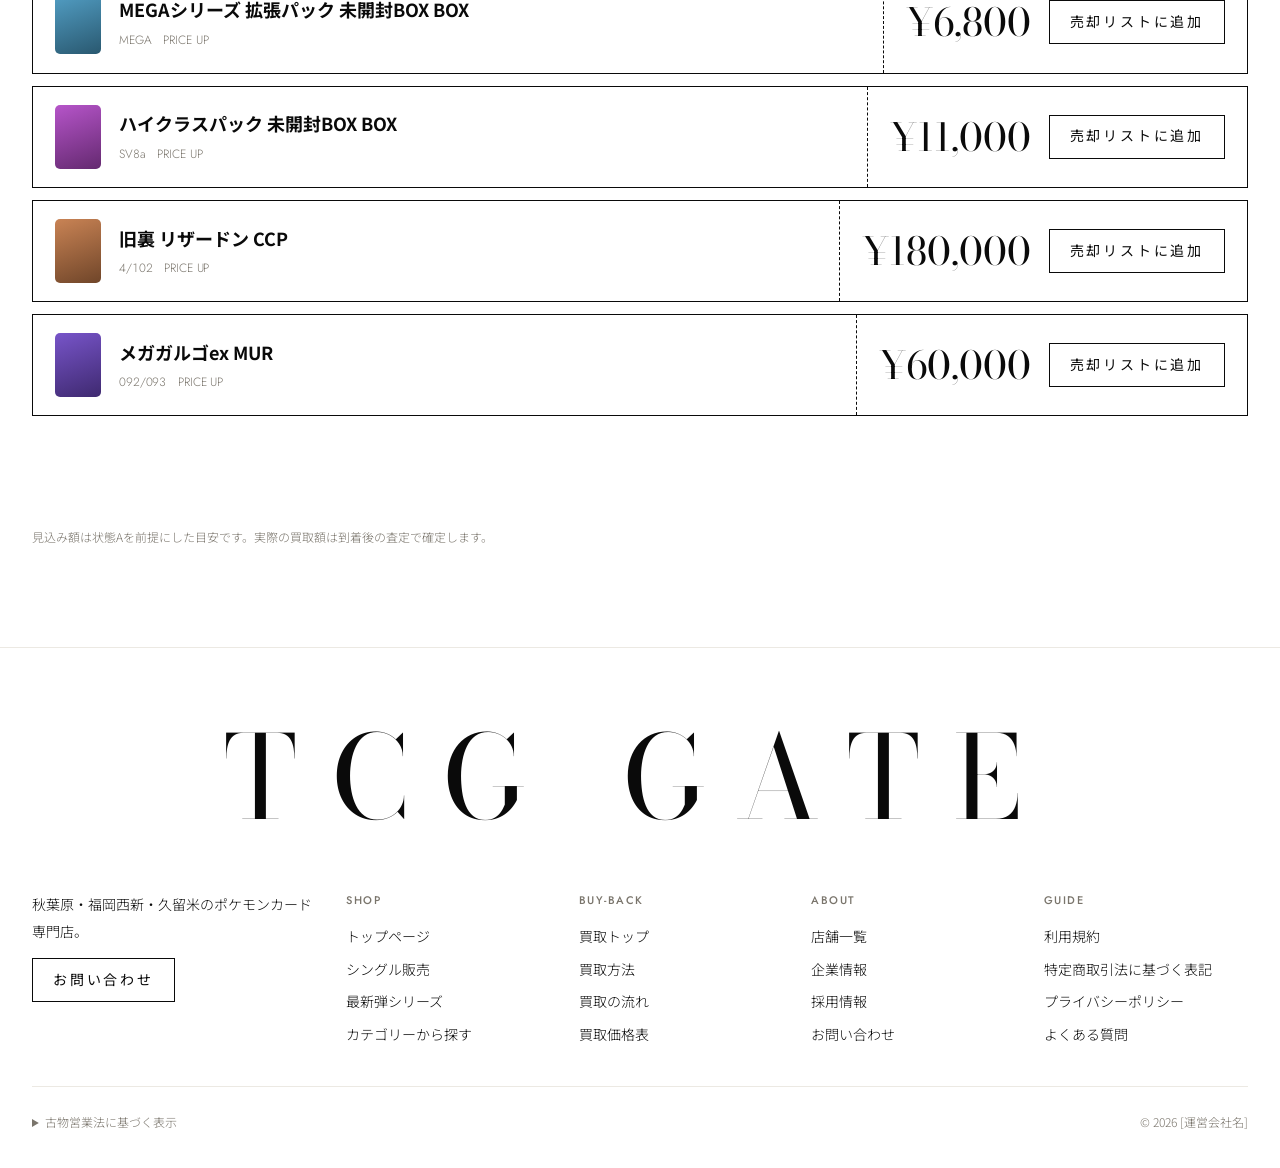
<file: price.html>
<!doctype html>
<html lang="ja">
<head>
<meta charset="utf-8">
<meta name="viewport" content="width=device-width, initial-scale=1, viewport-fit=cover">
<title>買取価格表｜TCG GATE JAPAN</title>
<meta name="description" content="ポケモンカードの買取価格表。売却リストに追加して見込み額を確認し、宅配買取・LINE査定に進めます。">
<meta property="og:title" content="買取価格表｜TCG GATE JAPAN">
<meta property="og:description" content="ポケモンカードの買取価格表。売却リストに追加して見込み額を確認し、宅配買取・LINE査定に進めます。">
<meta property="og:type" content="website">
<meta name="theme-color" content="#0E0E10">
<link rel="icon" href="data:image/svg+xml,%3Csvg xmlns='http://www.w3.org/2000/svg' viewBox='0 0 32 32'%3E%3Crect x='4' y='5' width='15' height='21' rx='3' fill='%23fff' stroke='%230E0E10' stroke-width='2' transform='rotate(-10 11 15)'/%3E%3Crect x='13' y='6' width='15' height='21' rx='3' fill='%230E0E10' transform='rotate(9 20 16)'/%3E%3C/svg%3E">
<link rel="preconnect" href="https://fonts.googleapis.com">
<link rel="preconnect" href="https://fonts.gstatic.com" crossorigin>
<link href="https://fonts.googleapis.com/css2?family=Bodoni+Moda:opsz,wght@6..96,400;6..96,500&family=Jost:wght@300;400;500&family=Zen+Old+Mincho:wght@400;500&family=Noto+Sans+JP:wght@300;400;500&display=swap" rel="stylesheet">
<link rel="stylesheet" href="assets/style.css">
</head>
<body data-page="sell" data-theme="luxury">

<main id="main">
<div class="wrap">
<nav class="crumb" aria-label="パンくず"><a href="index.html" data-en="Home">トップ</a><span>／</span><a href="sell.html" data-en="Sell">売りたい</a><span>／</span><span data-en="Buylist">買取価格表</span></nav>
<header class="page-hd" style="border-bottom:0">
<p class="eyebrow">Buylist</p>
<h1 class="display d-l"><span class="rise"><span data-en="Buy<span class='outline'>list</span>">買取<span class="outline">価格表</span></span></span></h1>
<p class="muted" style="margin:16px 0 0" data-en="Per card, grade A. Prices change without notice depending on stock. Updated: [date]">状態A・1枚あたりの価格です。在庫状況により予告なく変動します。更新：[日付]</p>
</header>
<div style="display:flex;flex-wrap:wrap;gap:16px;align-items:flex-end;margin-bottom:28px">
<div class="field" style="flex:1 1 300px"><label for="q" data-en="Card name or number">カード名・型番</label><input class="input" id="q" type="search" placeholder="例：リザードン　4/102"></div>
<div class="chips" id="chips" role="group" aria-label="区分"></div>
</div>
<div id="list"></div>
<p id="none" class="muted" hidden style="padding:28px 0" data-en="No match. Send a photo on LINE for an individual quote.">該当するカードが見つかりません。価格表にないカードは、LINEで写真を送ると個別に査定します。</p>
<div class="sellbar" id="bar">
<span><span id="cnt">0</span><span data-en=" cards in your sell list"> 枚を売却リストに追加　見込み</span><span class="t" id="tot">¥0</span></span>
<span style="display:flex;flex-wrap:wrap;gap:8px"><a class="btn light sm" href="contact.html?type=kit" id="apply" data-en="Request a mail-in kit">宅配キットを申し込む</a><a class="btn line sm" href="contact.html?type=line" data-en="Send on LINE">LINEで送る</a></span>
</div>
<p class="muted" style="font-size:12px;margin:20px 0 100px" data-en="The estimate assumes grade A; the final offer is made after inspection.">見込み額は状態Aを前提にした目安です。実際の買取額は到着後の査定で確定します。</p>
</div>
</main>

<script src="assets/data.js"></script>
<script src="assets/app.js"></script>
<script>

(function(){
  var st={q:"",chip:"all"};
  function render(){var U=window.TCGUI,D=window.TCG,en=U.lang()==="en";
    var sell=U.store.get("tcg-sell",[]);
    var chips=[["all",en?"All":"すべて"],["single",en?"Singles":"シングル"],["psa10","PSA10"],["old",en?"Vintage":"旧裏"]];
    U.$("#chips").innerHTML=chips.map(function(c){return '<button type="button" class="chip'+(st.chip===c[0]?" on":"")+'" data-chip="'+c[0]+'">'+c[1]+'</button>';}).join("");
    var ALL=U.buyRows();var rows=ALL.filter(function(b){return (st.chip==="all"||b.cat===st.chip)&&(!st.q||(b.name+b.num).toLowerCase().indexOf(st.q.toLowerCase())>=0);});
    U.$("#list").innerHTML=rows.map(function(b){var on=sell.indexOf(b.id)>=0;return '<div class="ticket'+(on?" on":"")+'"><div class="l"><span class="art" style="--h:'+b.hue+';width:46px;border-radius:5px"></span><span><b style="font-size:18px">'+U.esc(b.name)+'</b><br><span class="num muted" style="font-size:12px">'+b.num+'　PRICE UP</span></span></div><div class="r"><span class="pr">'+U.yen(b.price)+'</span><button type="button" class="btn sm '+(on?"":"ghost")+'" data-sell="'+b.id+'">'+(on?(en?"Remove":"リストから外す"):(en?"Add to sell list":"売却リストに追加"))+'</button></div>'+(on?'<span class="stamp" aria-hidden="true">'+(en?"SELL":"売る")+'</span>':"")+'</div>';}).join("");
    U.$("#none").hidden=rows.length>0;
    var tot=ALL.filter(function(b){return sell.indexOf(b.id)>=0;}).reduce(function(n,b){return n+b.price;},0);
    U.$("#cnt").textContent=sell.length; U.$("#tot").textContent=U.yen(tot);
    U.$("#apply").href="contact.html?type=kit&sell="+sell.join(",");
  }
  document.addEventListener("tcg:ready",function(){var U=window.TCGUI;
    U.$("#q").addEventListener("input",function(e){st.q=e.target.value;render();});
    document.addEventListener("click",function(e){var c=e.target.closest("[data-chip]");if(c){st.chip=c.getAttribute("data-chip");render();}
      var s=e.target.closest("[data-sell]");if(s){var id=s.getAttribute("data-sell"),l=U.store.get("tcg-sell",[]),i=l.indexOf(id);if(i>=0)l.splice(i,1);else l.push(id);U.store.set("tcg-sell",l);render();}});
    render();});
  document.addEventListener("tcg:lang",function(){if(window.TCGUI&&document.readyState!=="loading")render();});
})();

</script>
</body>
</html>
</file>
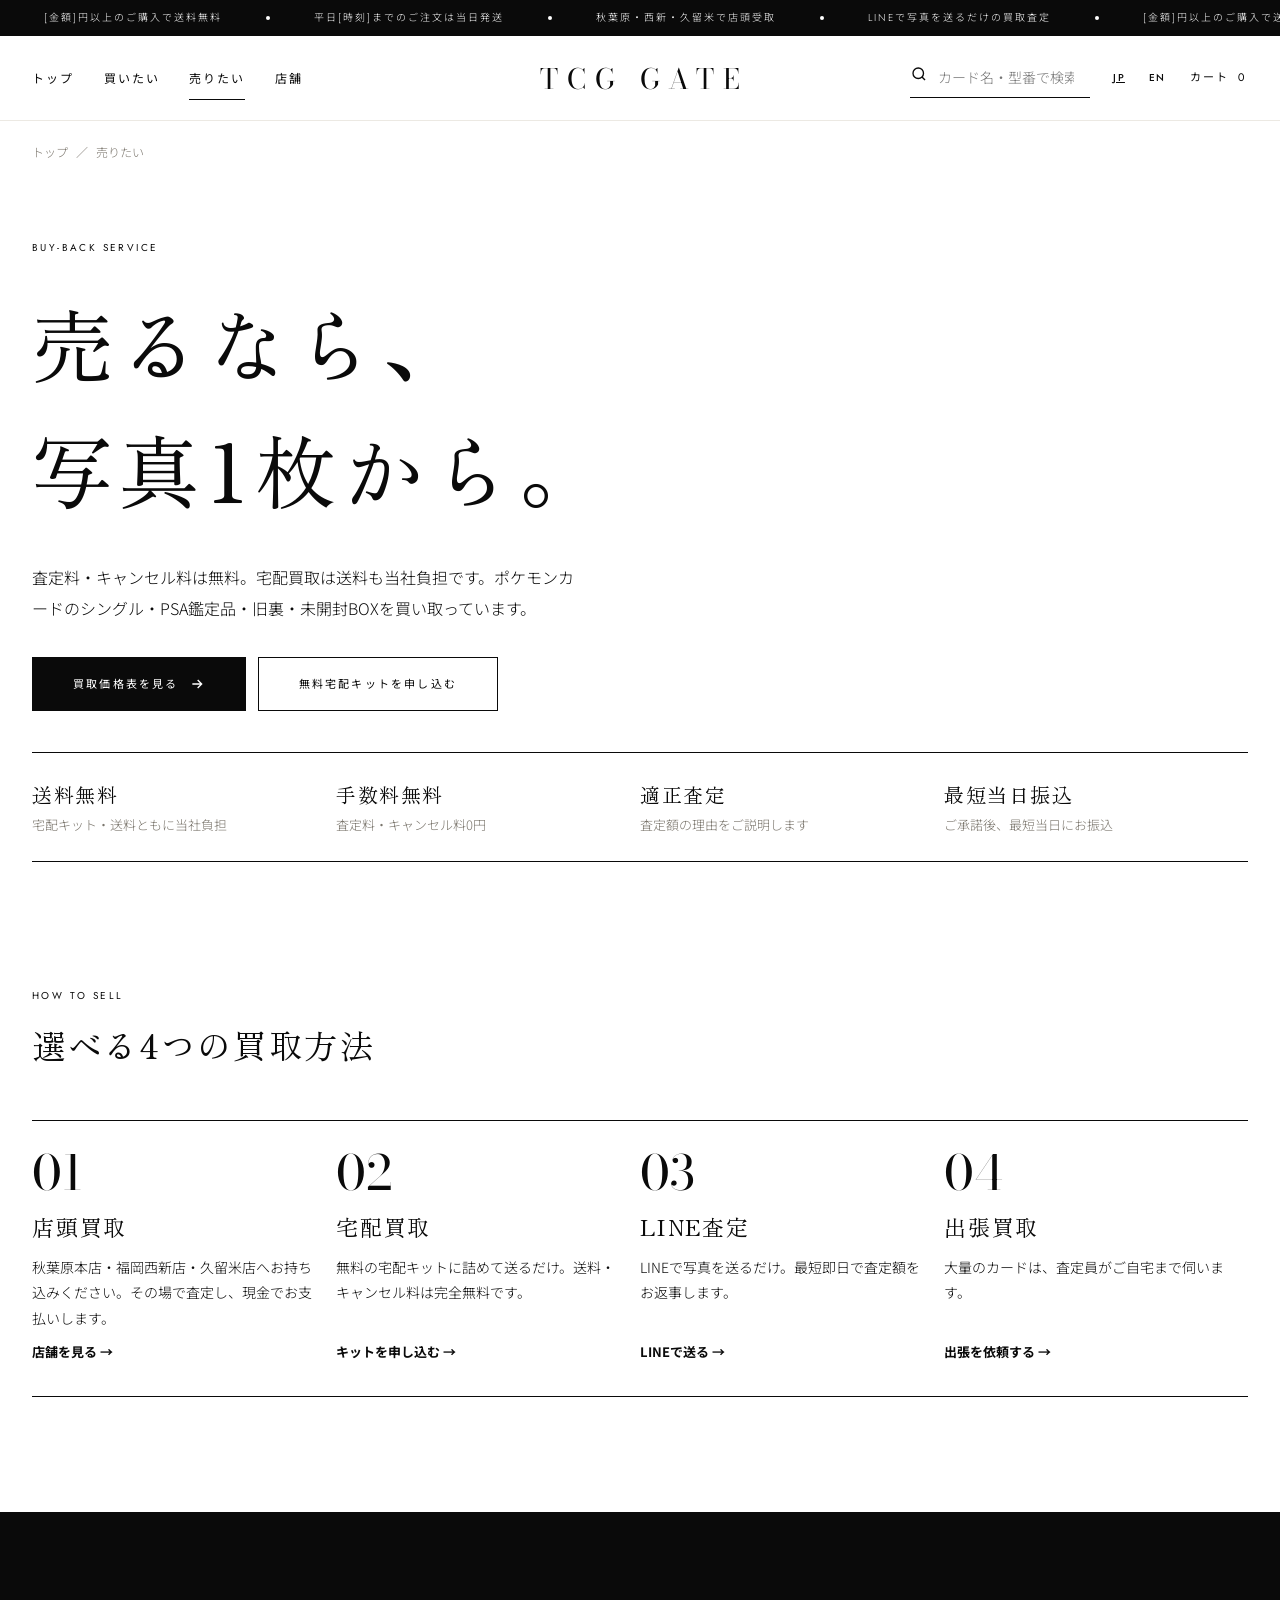
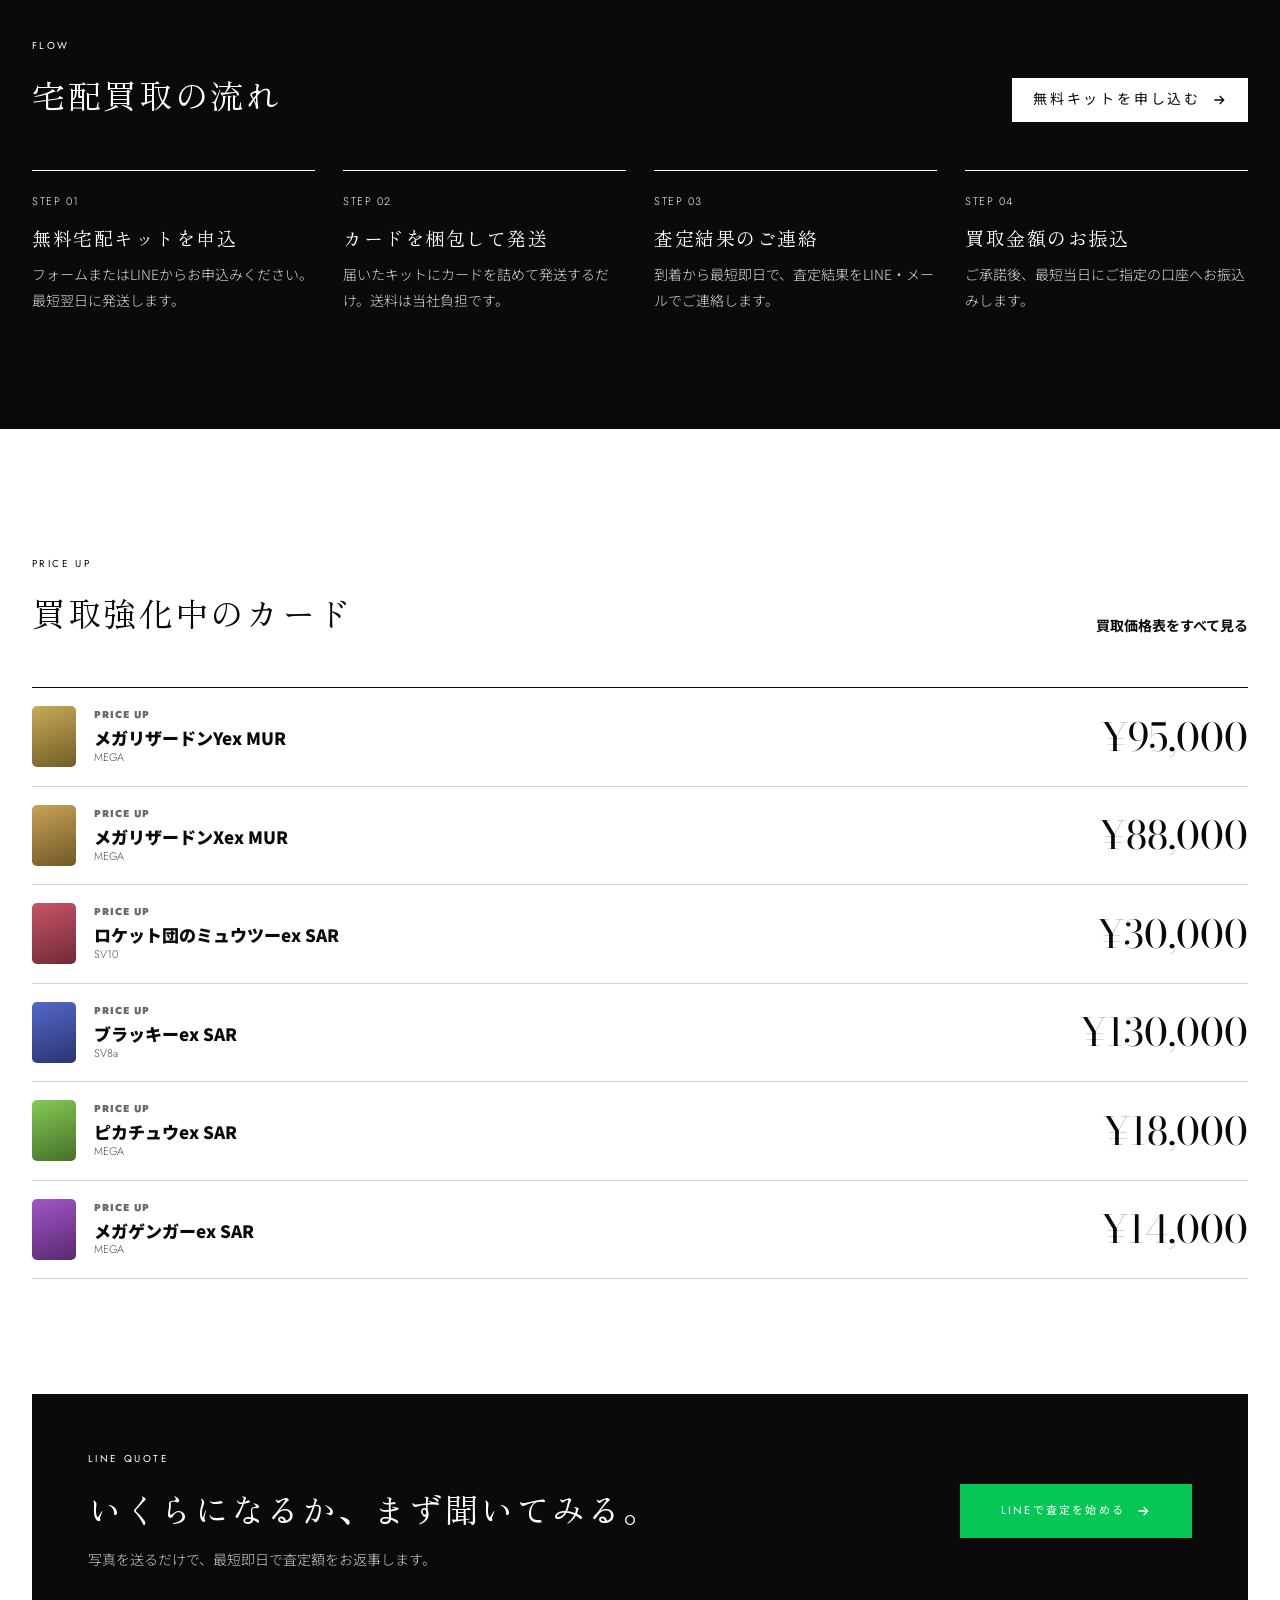
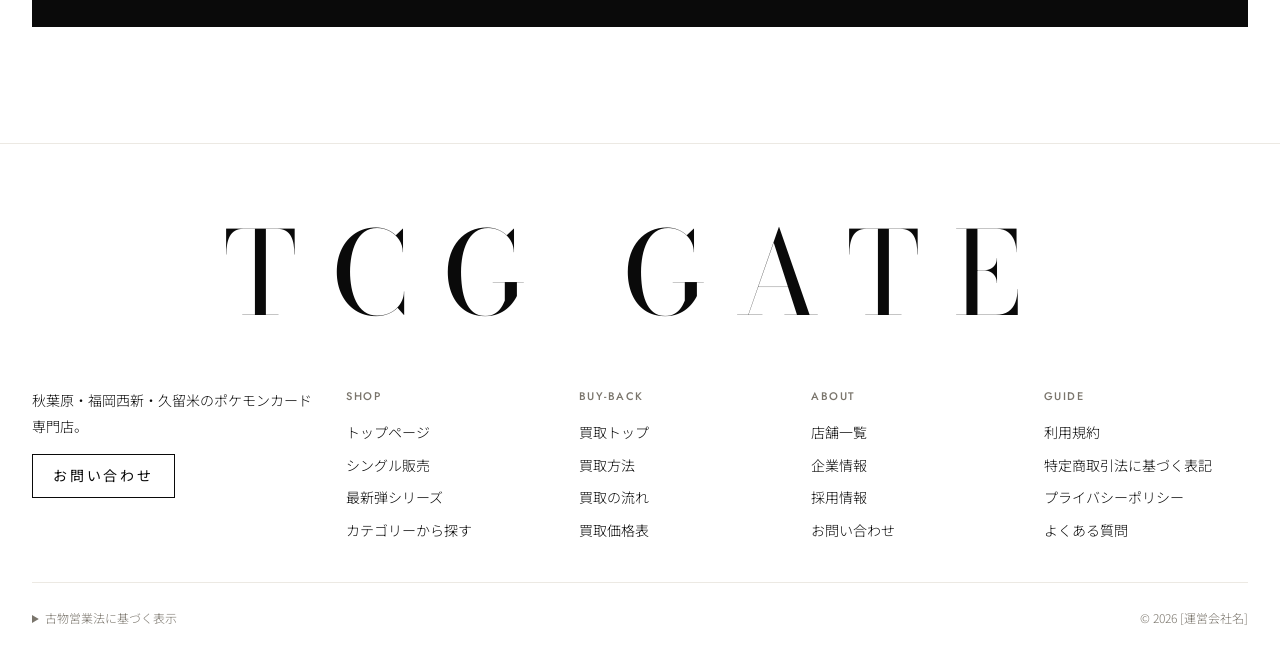
<file: sell.html>
<!doctype html>
<html lang="ja">
<head>
<meta charset="utf-8">
<meta name="viewport" content="width=device-width, initial-scale=1, viewport-fit=cover">
<title>買取｜TCG GATE JAPAN</title>
<meta name="description" content="ポケモンカードの買取。店頭・宅配・LINE査定・出張買取に対応。査定料・キャンセル料無料、宅配買取は送料無料。">
<meta property="og:title" content="買取｜TCG GATE JAPAN">
<meta property="og:description" content="ポケモンカードの買取。店頭・宅配・LINE査定・出張買取に対応。査定料・キャンセル料無料、宅配買取は送料無料。">
<meta property="og:type" content="website">
<meta name="theme-color" content="#0E0E10">
<link rel="icon" href="data:image/svg+xml,%3Csvg xmlns='http://www.w3.org/2000/svg' viewBox='0 0 32 32'%3E%3Crect x='4' y='5' width='15' height='21' rx='3' fill='%23fff' stroke='%230E0E10' stroke-width='2' transform='rotate(-10 11 15)'/%3E%3Crect x='13' y='6' width='15' height='21' rx='3' fill='%230E0E10' transform='rotate(9 20 16)'/%3E%3C/svg%3E">
<link rel="preconnect" href="https://fonts.googleapis.com">
<link rel="preconnect" href="https://fonts.gstatic.com" crossorigin>
<link href="https://fonts.googleapis.com/css2?family=Bodoni+Moda:opsz,wght@6..96,400;6..96,500&family=Jost:wght@300;400;500&family=Zen+Old+Mincho:wght@400;500&family=Noto+Sans+JP:wght@300;400;500&display=swap" rel="stylesheet">
<link rel="stylesheet" href="assets/style.css">
</head>
<body data-page="sell" data-theme="luxury">

<main id="main">
<div class="wrap">
<nav class="crumb" aria-label="パンくず"><a href="index.html" data-en="Home">トップ</a><span>／</span><span data-en="Sell">売りたい</span></nav>
<section class="hero" style="padding-bottom:40px">
<p class="eyebrow" style="margin:0 0 26px">Buy-back service</p>
<h1 class="display d-xl">
<span class="rise"><span data-en="Selling starts">売るなら、</span></span>
<span class="rise d2"><span class="outline" data-en="with one photo.">写真1枚から。</span></span>
</h1>
<p class="lead rise d3" style="margin:28px 0 32px"><span data-en="Appraisal and cancellation are free. We cover shipping for mail-in orders.">査定料・キャンセル料は無料。宅配買取は送料も当社負担です。ポケモンカードのシングル・PSA鑑定品・旧裏・未開封BOXを買い取っています。</span></p>
<div class="rise d4" style="display:flex;flex-wrap:wrap;gap:12px"><span style="display:flex;flex-wrap:wrap;gap:12px">
<a class="btn" href="price.html"><span data-en="See the buylist">買取価格表を見る</span><svg class="arr" width="16" height="16" viewBox="0 0 24 24" fill="none" stroke="currentColor" stroke-width="2" aria-hidden="true"><path d="M5 12h14M13 6l6 6-6 6"/></svg></a>
<a class="btn ghost" href="contact.html?type=kit" data-en="Request a free kit">無料宅配キットを申し込む</a>
</span></div>
</section>
<div class="promise" data-reveal>
<div><b data-en="Free shipping">送料無料</b><span data-en="Mail-in kit and postage">宅配キット・送料ともに当社負担</span></div>
<div><b data-en="No fees">手数料無料</b><span data-en="Appraisal and cancellation">査定料・キャンセル料0円</span></div>
<div><b data-en="Fair offers">適正査定</b><span data-en="Clear reasons for every price">査定額の理由をご説明します</span></div>
<div><b data-en="Fast payment">最短当日振込</b><span data-en="After you accept the offer">ご承諾後、最短当日にお振込</span></div>
</div>
</div>

<section class="sec" id="methods">
<div class="wrap">
<div class="sec-hd" data-reveal><div><p class="eyebrow">How to sell</p><h2 class="display d-m" data-en="Four ways to sell">選べる4つの買取方法</h2></div></div>
<div class="methods" data-reveal>
<a href="shops.html"><span class="no">01</span><h3 data-en="In store">店頭買取</h3><p data-en="Bring your cards to Akihabara, Nishijin or Kurume. We appraise on the spot and pay in cash.">秋葉原本店・福岡西新店・久留米店へお持ち込みください。その場で査定し、現金でお支払いします。</p><span class="go link" data-en="Find a shop">店舗を見る →</span></a>
<a href="contact.html?type=kit"><span class="no">02</span><h3 data-en="Mail-in">宅配買取</h3><p data-en="Pack your cards in our free kit and send. Shipping and cancellation are free.">無料の宅配キットに詰めて送るだけ。送料・キャンセル料は完全無料です。</p><span class="go link" data-en="Request a kit">キットを申し込む →</span></a>
<a href="contact.html?type=line"><span class="no">03</span><h3 data-en="LINE quote">LINE査定</h3><p data-en="Send photos on LINE and get a quote as soon as the same day.">LINEで写真を送るだけ。最短即日で査定額をお返事します。</p><span class="go link" data-en="Start on LINE">LINEで送る →</span></a>
<a href="contact.html?type=visit"><span class="no">04</span><h3 data-en="Home visit">出張買取</h3><p data-en="For large collections, our appraiser visits your home.">大量のカードは、査定員がご自宅まで伺います。</p><span class="go link" data-en="Book a visit">出張を依頼する →</span></a>
</div>
</div>
</section>

<section class="sec dark" id="flow">
<div class="wrap">
<div class="sec-hd" data-reveal><div><p class="eyebrow">Flow</p><h2 class="display d-m" data-en="How mail-in works">宅配買取の流れ</h2></div><a class="btn light sm" href="contact.html?type=kit"><span data-en="Request a free kit">無料キットを申し込む</span><svg class="arr" width="16" height="16" viewBox="0 0 24 24" fill="none" stroke="currentColor" stroke-width="2" aria-hidden="true"><path d="M5 12h14M13 6l6 6-6 6"/></svg></a></div>
<ol class="steps" data-reveal>
<li><span class="no">STEP 01</span><h3 data-en="Request a free kit">無料宅配キットを申込</h3><p data-en="Apply via the form or LINE. Ships as soon as the next day.">フォームまたはLINEからお申込みください。最短翌日に発送します。</p></li>
<li><span class="no">STEP 02</span><h3 data-en="Pack and ship">カードを梱包して発送</h3><p data-en="Put your cards in the kit and send. We pay the postage.">届いたキットにカードを詰めて発送するだけ。送料は当社負担です。</p></li>
<li><span class="no">STEP 03</span><h3 data-en="Get your quote">査定結果のご連絡</h3><p data-en="Quote by LINE or email, as soon as the day it arrives.">到着から最短即日で、査定結果をLINE・メールでご連絡します。</p></li>
<li><span class="no">STEP 04</span><h3 data-en="Get paid">買取金額のお振込</h3><p data-en="After you accept, we pay as soon as the same day.">ご承諾後、最短当日にご指定の口座へお振込みします。</p></li>
</ol>
</div>
</section>

<section class="sec">
<div class="wrap">
<div class="sec-hd" data-reveal><div><p class="eyebrow">Price up</p><h2 class="display d-m" data-en="Cards we want now">買取強化中のカード</h2></div><a class="link" style="font-weight:700" href="price.html" data-en="Full buylist">買取価格表をすべて見る</a></div>
<ul class="plist" id="bb" data-reveal></ul>
</div>
</section>

<section class="sec" style="padding-top:0">
<div class="wrap" data-reveal>
<div class="line-band">
<div><p class="eyebrow" style="margin:0 0 14px">LINE quote</p><h2 class="display d-m" data-en="Not sure what it’s worth?">いくらになるか、まず聞いてみる。</h2><p style="margin:12px 0 0;opacity:.8" data-en="Send a photo — same-day reply at the earliest.">写真を送るだけで、最短即日で査定額をお返事します。</p></div>
<a class="btn line" href="contact.html?type=line"><span data-en="Start on LINE">LINEで査定を始める</span><svg class="arr" width="16" height="16" viewBox="0 0 24 24" fill="none" stroke="currentColor" stroke-width="2" aria-hidden="true"><path d="M5 12h14M13 6l6 6-6 6"/></svg></a>
</div>
</div>
</section>
</main>

<script src="assets/data.js"></script>
<script src="assets/app.js"></script>
<script>

(function(){
  function render(){var U=window.TCGUI,D=window.TCG;
    U.$("#bb").innerHTML=U.buyRows().slice(0,6).map(function(b){return '<li><span class="art" style="--h:'+b.hue+'"></span><span class="nm"><span class="up">PRICE UP</span>'+U.esc(b.name)+'<small>'+b.num+'</small></span><span class="pr">'+U.yen(b.price)+'</span></li>';}).join("");}
  document.addEventListener("tcg:ready",render);
})();

</script>
</body>
</html>
</file>
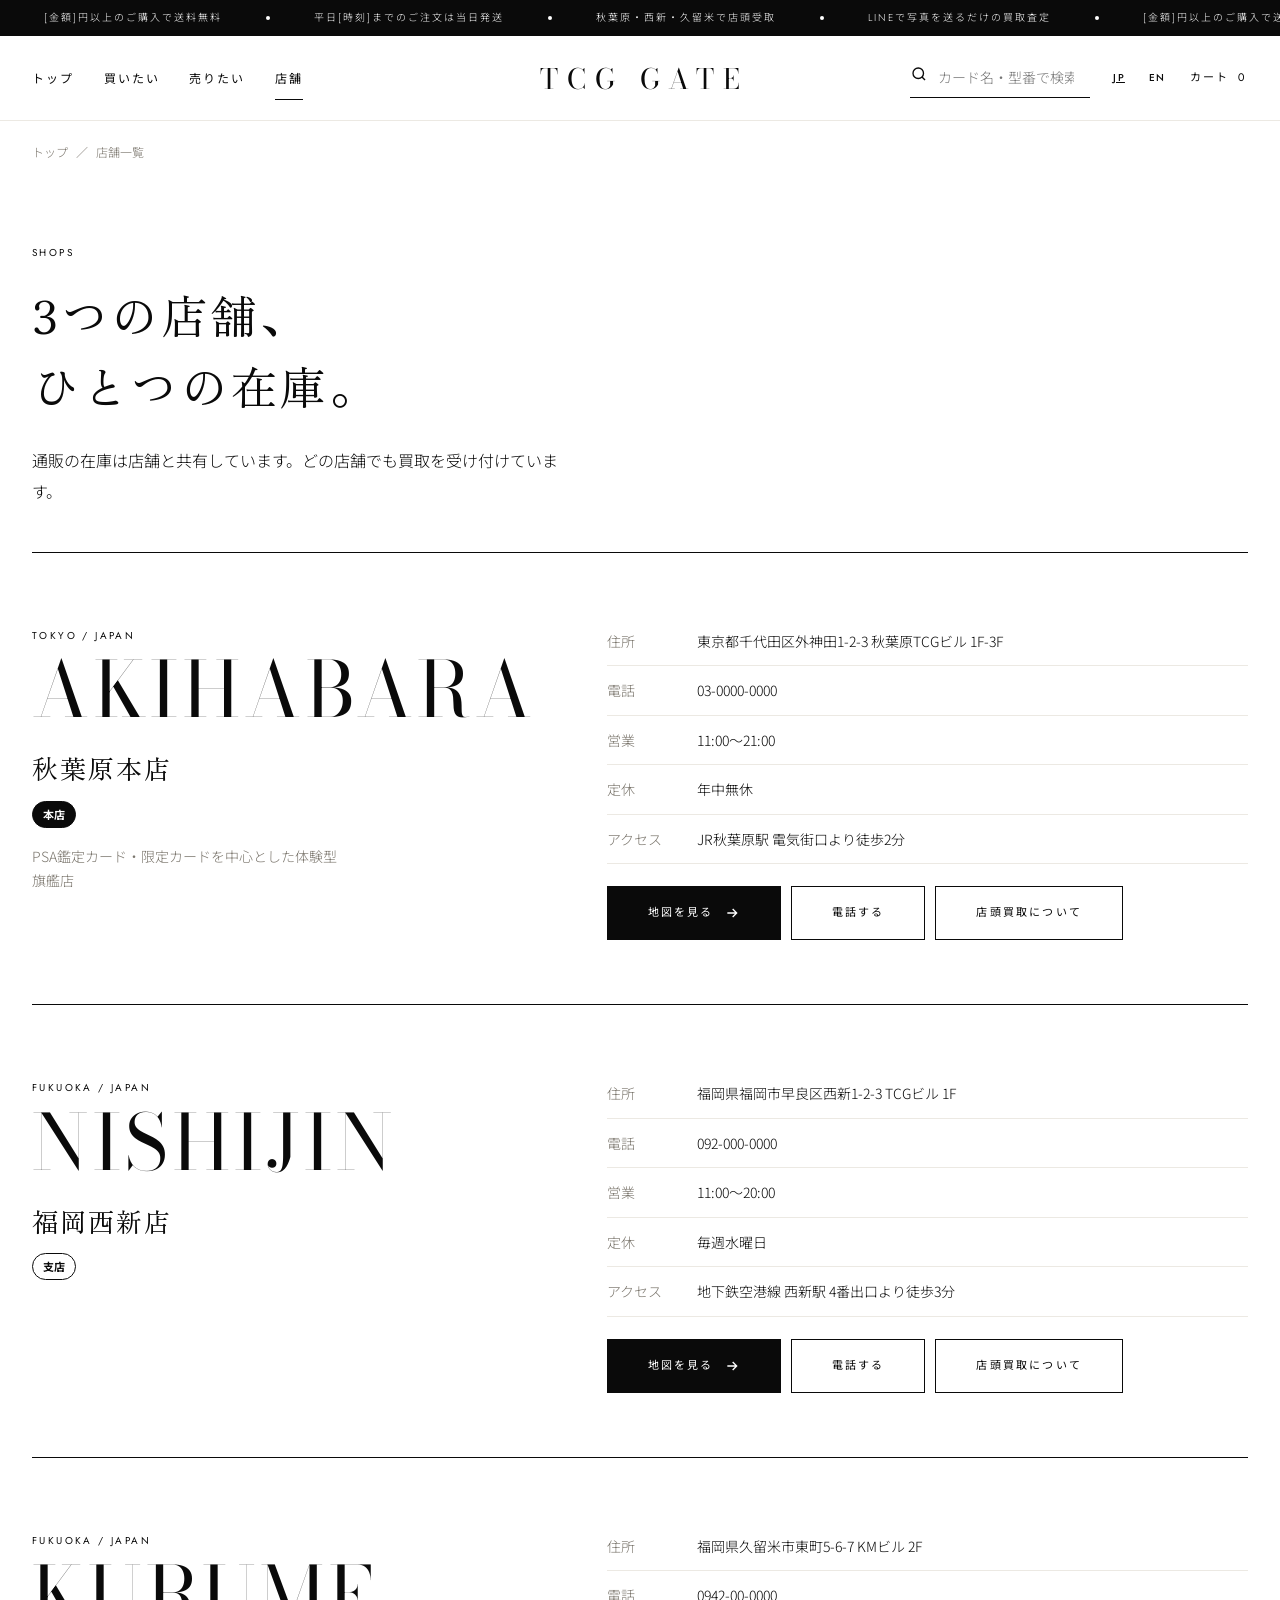
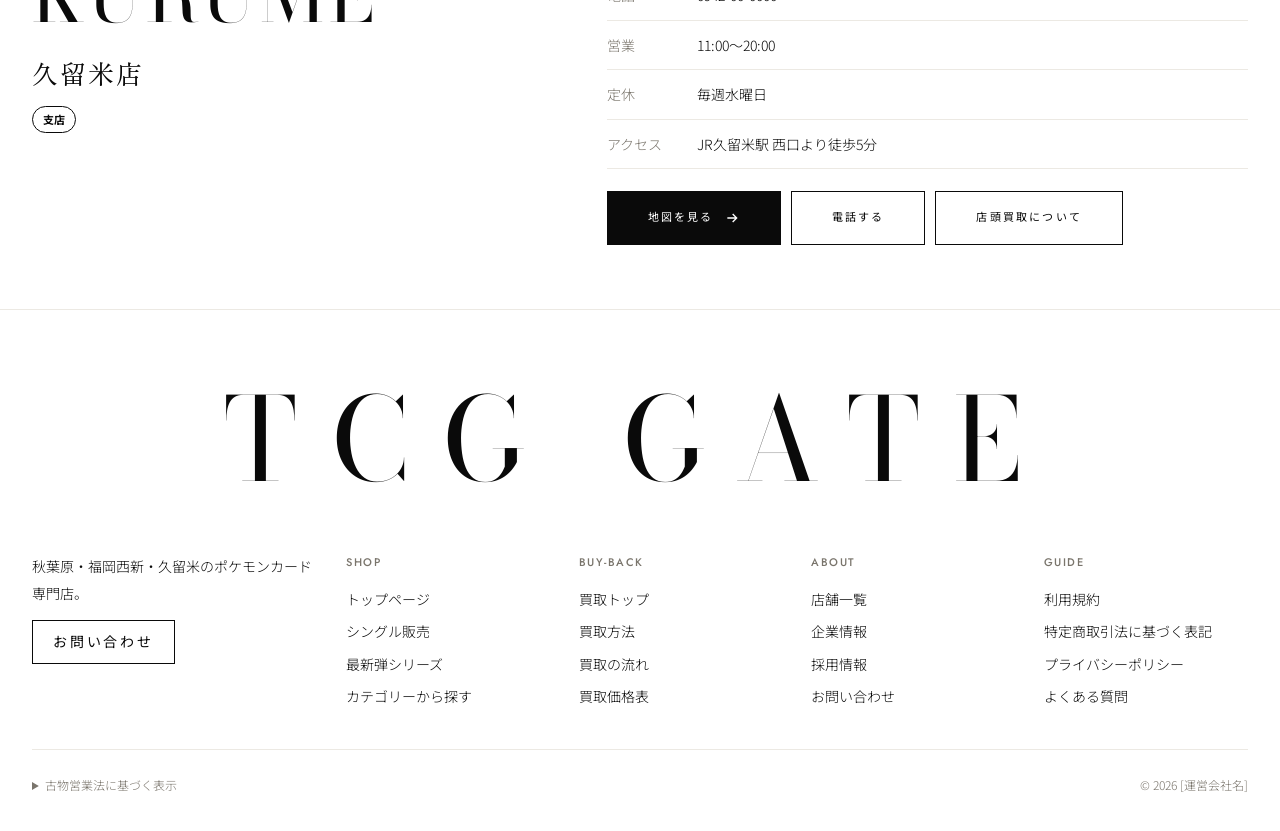
<file: shops.html>
<!doctype html>
<html lang="ja">
<head>
<meta charset="utf-8">
<meta name="viewport" content="width=device-width, initial-scale=1, viewport-fit=cover">
<title>店舗一覧｜TCG GATE JAPAN</title>
<meta name="description" content="秋葉原本店・福岡西新店・久留米店の住所・営業時間・アクセス。">
<meta property="og:title" content="店舗一覧｜TCG GATE JAPAN">
<meta property="og:description" content="秋葉原本店・福岡西新店・久留米店の住所・営業時間・アクセス。">
<meta property="og:type" content="website">
<meta name="theme-color" content="#0E0E10">
<link rel="icon" href="data:image/svg+xml,%3Csvg xmlns='http://www.w3.org/2000/svg' viewBox='0 0 32 32'%3E%3Crect x='4' y='5' width='15' height='21' rx='3' fill='%23fff' stroke='%230E0E10' stroke-width='2' transform='rotate(-10 11 15)'/%3E%3Crect x='13' y='6' width='15' height='21' rx='3' fill='%230E0E10' transform='rotate(9 20 16)'/%3E%3C/svg%3E">
<link rel="preconnect" href="https://fonts.googleapis.com">
<link rel="preconnect" href="https://fonts.gstatic.com" crossorigin>
<link href="https://fonts.googleapis.com/css2?family=Bodoni+Moda:opsz,wght@6..96,400;6..96,500&family=Jost:wght@300;400;500&family=Zen+Old+Mincho:wght@400;500&family=Noto+Sans+JP:wght@300;400;500&display=swap" rel="stylesheet">
<link rel="stylesheet" href="assets/style.css">
</head>
<body data-page="shops" data-theme="luxury">

<main id="main"><div class="wrap"><nav class="crumb" aria-label="パンくず"><a href="index.html" data-en="Home">トップ</a><span>／</span><span data-en="Shops">店舗一覧</span></nav>
<header class="page-hd" style="border-bottom:0"><p class="eyebrow">Shops</p><h1 class="display d-l"><span class="rise"><span data-en="Three shops,">3つの店舗、</span></span><span class="rise d2"><span class="outline" data-en="one stock.">ひとつの在庫。</span></span></h1>
<p class="lead" style="margin:22px 0 0" data-en="Online stock is shared with our shops. Buy-back is available at every location.">通販の在庫は店舗と共有しています。どの店舗でも買取を受け付けています。</p></header>
<div id="shops"></div></div></main>
<script src="assets/data.js"></script>
<script src="assets/app.js"></script>
<script>

document.addEventListener("tcg:ready",function(){var U=window.TCGUI,D=window.TCG;
U.$("#shops").innerHTML=D.shops.map(function(s){var q=encodeURIComponent(s.addr);var tel=s.tel.replace(/-/g,"");
return '<article class="shop" id="'+s.id+'" data-reveal><div><p class="eyebrow">'+s.area+' / JAPAN</p><div class="big">'+s.k+'</div><h2 style="font-size:26px;margin:18px 0 10px">'+s.name+'</h2><p style="margin:0">'+(s.main?'<span class="badge red">本店</span>':'<span class="badge">支店</span>')+'</p>'+(s.note?'<p class="muted" style="margin:16px 0 0;max-width:22em">'+s.note+'</p>':'')+'</div>'+
'<div><dl><dt>住所</dt><dd>'+s.addr+'</dd><dt>電話</dt><dd><a class="link" href="tel:'+tel+'">'+s.tel+'</a></dd><dt>営業</dt><dd>'+s.hours+'</dd><dt>定休</dt><dd>'+s.off+'</dd><dt>アクセス</dt><dd>'+s.access+'</dd></dl>'+
'<div style="display:flex;flex-wrap:wrap;gap:10px;margin-top:22px"><a class="btn" target="_blank" rel="noopener" href="https://www.google.com/maps/search/?api=1&query='+q+'">地図を見る'+U.icons.arr+'</a><a class="btn ghost" href="tel:'+tel+'">電話する</a><a class="btn ghost" href="sell.html#methods">店頭買取について</a></div></div></article>';}).join("");
U.reveal();});

</script>
</body>
</html>
</file>
<file: assets/style.css>
/* TCG GATE JAPAN — design tokens
   Palette: Ink / Paper / Crimson (+ Mist for surfaces) */
:root{
  --ink:#0E0E10;
  --paper:#FFFFFF;
  --mist:#F2F1EE;
  --accent:#D7192A;
  --muted:#6B6B70;
  --line:rgba(14,14,16,.14);
  --ff-jp:"Zen Kaku Gothic New","Hiragino Sans","Yu Gothic",sans-serif;
  --ff-en:"Unbounded","Zen Kaku Gothic New",sans-serif;
  --wrap:1320px;
  --gut:clamp(18px,3vw,32px);
  --ease:cubic-bezier(.2,.8,.2,1);
  --header-h:72px;
}
*,*::before,*::after{box-sizing:border-box}
html{scroll-behavior:smooth;-webkit-text-size-adjust:100%}
body{margin:0;background:var(--paper);color:var(--ink);font-family:var(--ff-jp);font-size:15px;line-height:1.75;-webkit-font-smoothing:antialiased;overflow-x:hidden}
img{max-width:100%;display:block}
a{color:inherit;text-decoration:none}
button,input,select,textarea{font:inherit;color:inherit}
button{cursor:pointer}
:focus-visible{outline:2px solid var(--accent);outline-offset:3px}
.sr{position:absolute!important;width:1px;height:1px;overflow:hidden;clip:rect(0 0 0 0);white-space:nowrap}
.wrap{max-width:var(--wrap);margin:0 auto;padding:0 var(--gut)}
.en{font-family:var(--ff-en)}
.num{font-family:var(--ff-en);font-variant-numeric:tabular-nums;letter-spacing:-.01em}
.muted{color:var(--muted)}
.accent{color:var(--accent)}

/* ---------- type ---------- */
.eyebrow{font-family:var(--ff-en);font-size:12px;font-weight:500;letter-spacing:.14em;text-transform:uppercase;display:flex;align-items:center;gap:10px}
.eyebrow::before{content:"";width:22px;height:1.5px;background:currentColor}
.display{font-weight:900;letter-spacing:-.025em;line-height:1.06;margin:0}
.d-xl{font-size:clamp(48px,8.4vw,124px)}
.d-l{font-size:clamp(40px,6vw,84px)}
.d-m{font-size:clamp(30px,4vw,54px)}
.d-s{font-size:clamp(24px,2.6vw,34px)}
.outline{color:transparent;-webkit-text-stroke:1.5px var(--ink)}
.outline-w{color:transparent;-webkit-text-stroke:1.5px #fff}
.sheen{background:linear-gradient(100deg,var(--ink) 0 40%,#A6A6AA 47%,var(--ink) 54% 100%);background-size:300% 100%;-webkit-background-clip:text;background-clip:text;color:transparent;animation:sheen 5.5s ease-in-out infinite}
@keyframes sheen{0%,58%{background-position:100% 0}100%{background-position:0 0}}
.lead{font-size:clamp(15px,1.25vw,17px);line-height:1.95;max-width:34em}

/* line rise */
.rise{display:block;overflow:hidden;padding-bottom:.06em}
.rise>span{display:block;animation:rise 1s var(--ease) both}
.rise.d2>span{animation-delay:.12s}.rise.d3>span{animation-delay:.24s}.rise.d4>span{animation-delay:.36s}
@keyframes rise{from{transform:translateY(108%)}to{transform:none}}

/* reveal on scroll */
.js [data-reveal]{opacity:0;transform:translateY(28px);transition:opacity .9s var(--ease),transform .9s var(--ease)}
.js [data-reveal].in{opacity:1;transform:none}

/* ---------- buttons ---------- */
.btn{display:inline-flex;align-items:center;justify-content:center;gap:10px;height:54px;padding:0 30px;border-radius:999px;border:1.5px solid var(--ink);background:var(--ink);color:#fff;font-weight:700;font-size:15px;transition:transform .2s var(--ease),background .25s,color .25s;white-space:nowrap}
.btn:hover{background:var(--accent);border-color:var(--accent)}
.btn:active{transform:scale(.97)}
.btn.ghost{background:transparent;color:var(--ink)}
.btn.ghost:hover{background:var(--ink);color:#fff;border-color:var(--ink)}
.btn.light{background:#fff;color:var(--ink);border-color:#fff}
.btn.light:hover{background:var(--accent);color:#fff;border-color:var(--accent)}
.btn.ghost-w{background:transparent;color:#fff;border-color:#fff}
.btn.ghost-w:hover{background:#fff;color:var(--ink)}
.btn.sm{height:44px;padding:0 20px;font-size:14px}
.btn.block{width:100%}
.btn[disabled]{background:#C9C9CC;border-color:#C9C9CC;color:#fff;cursor:not-allowed}
.btn .arr{transition:transform .3s var(--ease)}
.btn:hover .arr{transform:translateX(4px)}
.link{background-image:linear-gradient(currentColor,currentColor);background-size:0 1.5px;background-repeat:no-repeat;background-position:0 100%;transition:background-size .35s var(--ease);padding-bottom:2px}
.link:hover,.link.on{background-size:100% 1.5px}
.chip{height:42px;padding:0 18px;border-radius:999px;border:1.5px solid var(--ink);background:#fff;font-size:14px;font-weight:700;display:inline-flex;align-items:center;gap:8px;transition:background .2s,color .2s}
.chip:hover{background:var(--mist)}
.chip.on{background:var(--ink);color:#fff}
.chip .n{font-family:var(--ff-en);font-size:11px;font-weight:500;opacity:.7}

/* ---------- announcement + header ---------- */
.announce{border-bottom:1px solid var(--line);height:36px;overflow:hidden;display:flex;align-items:center;font-size:12px;background:#fff}
.marq{display:flex;gap:44px;width:max-content;animation:marq 34s linear infinite;padding-left:44px}
.marq.slow{animation-duration:52s}
.marq-host:hover .marq{animation-play-state:paused}
@keyframes marq{from{transform:translateX(0)}to{transform:translateX(-50%)}}
.marq .dot{width:4px;height:4px;border-radius:50%;background:var(--accent);align-self:center}

.site-header{position:sticky;top:0;z-index:40;background:rgba(255,255,255,.92);backdrop-filter:saturate(1.4) blur(10px);-webkit-backdrop-filter:saturate(1.4) blur(10px);border-bottom:1px solid var(--line)}
.hd{height:var(--header-h);display:flex;align-items:center;gap:28px}
.logo{font-family:var(--ff-en);font-weight:900;font-size:19px;letter-spacing:-.01em;display:flex;align-items:center;gap:10px;white-space:nowrap}
.logo .mark{width:26px;height:26px;position:relative;flex:none}
.logo .mark i{position:absolute;width:15px;height:21px;border-radius:3px;border:1.5px solid var(--ink)}
.logo .mark i:first-child{left:1px;top:2px;transform:rotate(-10deg);background:#fff}
.logo .mark i:last-child{right:1px;top:3px;transform:rotate(9deg);background:var(--ink)}
.logo .slash{font-weight:300}
.gnav{display:flex;gap:26px;flex:1}
.gnav a{font-size:14px;font-weight:700;height:44px;display:inline-flex;align-items:center}
.hd-tools{display:flex;align-items:center;gap:8px}
.search{display:flex;align-items:center;gap:8px;border-bottom:1.5px solid var(--ink);height:40px;width:230px}
.search input{border:0;outline:0;background:transparent;flex:1;font-size:14px;min-width:0}
.icon-btn{width:44px;height:44px;border-radius:50%;border:0;background:transparent;display:inline-flex;align-items:center;justify-content:center;position:relative}
.icon-btn:hover{background:var(--mist)}
.lang{display:flex;border:1.5px solid var(--ink);border-radius:999px;height:36px;padding:2px}
.lang button{border:0;background:transparent;border-radius:999px;font-family:var(--ff-en);font-size:11px;font-weight:500;padding:0 10px;min-width:38px}
.lang button.on{background:var(--ink);color:#fff}
.cart-btn{height:44px;padding:0 18px;border-radius:999px;border:0;background:var(--ink);color:#fff;font-weight:700;font-size:14px;display:inline-flex;align-items:center;gap:8px}
.cart-btn .num{display:inline-block;min-width:1ch}
.cart-btn.bump .num{animation:bump .45s var(--ease)}
@keyframes bump{40%{transform:scale(1.5)}}
.menu-btn{display:none}
.mnav{display:none}

/* ---------- product card ---------- */
.grid{display:grid;grid-template-columns:repeat(auto-fill,minmax(210px,1fr));gap:48px 26px}
.pcard{display:flex;flex-direction:column;gap:6px;position:relative}
.pcard.sold{opacity:.45}
.pcard .meta{display:flex;justify-content:space-between;font-family:var(--ff-en);font-size:11px;margin-top:12px}
.pcard .name{font-size:16px;font-weight:900;line-height:1.45}
.pcard .sub{font-size:12px;color:var(--muted)}
.pcard .row{display:flex;justify-content:space-between;align-items:center;gap:8px;margin-top:2px}
.pcard .price{font-family:var(--ff-en);font-size:20px;font-weight:500}
.pcard .old{font-family:var(--ff-en);font-size:12px;color:var(--muted);text-decoration:line-through;margin-left:6px}
.pcard .tag{position:absolute;top:10px;left:10px;z-index:3;font-family:var(--ff-en);font-size:10px;font-weight:500;letter-spacing:.08em;background:#fff;color:var(--ink);padding:5px 9px;border-radius:999px}
.pcard .tag.red{background:var(--accent);color:#fff}
.add{width:44px;height:44px;border-radius:50%;border:1.5px solid var(--ink);background:var(--ink);color:#fff;display:inline-flex;align-items:center;justify-content:center;flex:none;transition:background .2s,transform .2s}
.add:hover{background:var(--accent);border-color:var(--accent)}
.add:active{transform:scale(.9)}
.add[disabled]{background:#fff;color:#AAA;border-color:#CCC}

/* card art placeholder (replace with product photos) */
.art{position:relative;aspect-ratio:63/88;border-radius:12px;overflow:hidden;display:block;width:100%;
  background:linear-gradient(160deg,hsl(var(--h) 52% 56%),hsl(var(--h) 46% 30%));transition:transform .5s var(--ease),box-shadow .5s var(--ease)}
.art::before{content:"";position:absolute;inset:7%;border-radius:6px;border:1px solid rgba(255,255,255,.35);
  background:radial-gradient(ellipse 70% 44% at 50% 40%,rgba(255,255,255,.28),transparent 70%)}
.art .a-r{position:absolute;top:10%;right:10%;font-family:var(--ff-en);font-size:10px;font-weight:500;color:rgba(255,255,255,.9);letter-spacing:.08em}
.art .a-n{position:absolute;left:10%;right:10%;bottom:10%;color:#fff;font-size:12px;font-weight:700;line-height:1.35}
.art .a-n small{display:block;font-family:var(--ff-en);font-size:9px;font-weight:300;opacity:.85;margin-top:2px}
a.pcard:hover .art,.art-host:hover .art{transform:translateY(-6px);box-shadow:0 24px 40px rgba(14,14,16,.2)}
/* PSA slab */
.slab{position:relative;display:block;border-radius:14px;padding:8px 8px 10px;background:linear-gradient(180deg,#F7F7F8,#E6E6E9);box-shadow:inset 0 0 0 1px rgba(14,14,16,.12);transition:transform .5s var(--ease),box-shadow .5s var(--ease)}
.slab .lbl{display:flex;justify-content:space-between;align-items:center;gap:8px;background:#fff;border:1px solid rgba(14,14,16,.15);border-radius:6px;padding:6px 8px;margin-bottom:8px;font-family:var(--ff-en);font-size:8px;line-height:1.35;letter-spacing:.02em}
.slab .lbl b{font-size:16px;font-weight:900;line-height:1}
.slab .lbl .g{text-align:right}
.slab .lbl .g span{display:block;font-size:7px}
.slab .art{border-radius:8px;transition:none}
a.pcard:hover .slab{transform:translateY(-6px);box-shadow:inset 0 0 0 1px rgba(14,14,16,.12),0 24px 40px rgba(14,14,16,.18)}
a.pcard:hover .slab .art{transform:none;box-shadow:none}
/* foil */
.foil{position:relative;overflow:hidden}
.foil::before{content:"";position:absolute;inset:0;z-index:2;background:conic-gradient(from 210deg,#ff9ac0,#ffe68a,#9ae6ff,#c3a8ff,#ff9ac0);mix-blend-mode:color-dodge;opacity:0;transition:opacity .4s;pointer-events:none}
.foil::after{content:"";position:absolute;inset:-30%;z-index:2;background:linear-gradient(115deg,transparent 42%,rgba(255,255,255,.75) 50%,transparent 58%);transform:translateX(-55%);transition:transform .9s var(--ease);pointer-events:none}
a.pcard:hover .foil::before,.foil-host:hover .foil::before{opacity:.5}
a.pcard:hover .foil::after,.foil-host:hover .foil::after{transform:translateX(55%)}

/* ---------- sections ---------- */
.sec{padding:clamp(64px,9vw,120px) 0}
.sec.tight{padding:clamp(44px,6vw,72px) 0}
.sec-hd{display:flex;justify-content:space-between;align-items:flex-end;flex-wrap:wrap;gap:16px;margin-bottom:clamp(28px,4vw,48px)}
.sec-hd .eyebrow{margin-bottom:14px}
.dark{background:var(--ink);color:#fff}
.dark .muted{color:#9A9AA0}
.mist{background:var(--mist)}
.rule{border:0;border-top:1px solid var(--line);margin:0}
.crumb{font-size:12px;color:var(--muted);display:flex;flex-wrap:wrap;gap:8px;padding:20px 0 0}
.crumb a:hover{color:var(--ink)}
.page-hd{padding:clamp(36px,6vw,72px) 0 clamp(28px,4vw,44px);border-bottom:1px solid var(--line)}
.page-hd .eyebrow{margin-bottom:18px}

/* hero */
.hero{padding:clamp(40px,6vw,80px) 0 clamp(40px,5vw,64px)}
.hero-grid{display:grid;grid-template-columns:1.15fr 1fr;gap:40px;align-items:center}
.fan{position:relative;height:clamp(360px,38vw,500px);display:flex;align-items:center;justify-content:center}
.fan a{position:absolute;width:clamp(150px,15vw,220px);transition:transform .7s var(--ease)}
.fan a .art{box-shadow:0 30px 60px rgba(14,14,16,.28)}
.fan .f1{transform:rotate(-9deg) translate(-34px,12px)}
.fan .f2{position:relative;z-index:2;width:clamp(165px,16.5vw,240px)}
.fan .f3{transform:rotate(9deg) translate(34px,12px)}
.fan:hover .f1{transform:rotate(-18deg) translate(-74px,10px)}
.fan:hover .f3{transform:rotate(18deg) translate(74px,10px)}
.fan .hint{position:absolute;bottom:0;font-size:11px;color:var(--muted)}
.hero-cta{display:grid;grid-template-columns:1fr 1fr;gap:14px;margin-top:36px;max-width:560px}
.hero-cta a{border:1.5px solid var(--ink);border-radius:18px;padding:18px 20px;display:flex;flex-direction:column;gap:2px;transition:background .25s,color .25s}
.hero-cta a:hover{background:var(--ink);color:#fff}
.hero-cta a .en{font-size:11px;letter-spacing:.12em}
.hero-cta a b{font-size:22px;font-weight:900;display:flex;justify-content:space-between;align-items:center}
.hero-cta a.primary{background:var(--ink);color:#fff}
.hero-cta a.primary:hover{background:var(--accent);border-color:var(--accent)}

.stats{display:grid;grid-template-columns:repeat(4,1fr);border-top:1px solid var(--line);border-bottom:1px solid var(--line)}
.stats>div{padding:26px 0 24px;border-right:1px solid var(--line);padding-left:clamp(0px,2vw,28px)}
.stats>div:first-child{padding-left:0}
.stats>div:last-child{border-right:0}
.stats .v{font-family:var(--ff-en);font-weight:900;font-size:clamp(30px,3.6vw,52px);line-height:1}
.stats .k{font-size:12px;margin-top:8px;color:var(--muted)}

.sets{border-top:1px solid var(--ink);border-bottom:1px solid var(--ink);overflow:hidden;padding:22px 0}
.sets .marq{gap:64px;animation-duration:44s}
.sets a{display:flex;align-items:baseline;gap:14px;white-space:nowrap}
.sets a .code{font-family:var(--ff-en);font-weight:900;font-size:clamp(44px,5.4vw,76px);line-height:1;color:transparent;-webkit-text-stroke:1.5px var(--ink);transition:color .3s}
.sets a:hover .code{color:var(--ink)}
.sets a .nm{font-size:17px;font-weight:900}
.sets a .dt{font-family:var(--ff-en);font-size:11px;color:var(--muted)}

/* category tiles */
.cats{display:grid;grid-template-columns:repeat(6,1fr);border-top:1px solid var(--ink)}
.cats a{padding:26px 18px 24px 0;border-bottom:1px solid var(--ink);border-right:1px solid var(--line);display:flex;flex-direction:column;justify-content:space-between;gap:30px;min-height:170px;transition:background .3s,color .3s,padding .3s var(--ease)}
.cats a:last-child{border-right:0}
.cats a:hover{background:var(--ink);color:#fff;padding-left:18px}
.cats .k{font-family:var(--ff-en);font-weight:900;font-size:clamp(20px,2vw,28px);line-height:1.05}
.cats .j{font-size:13px;font-weight:700;display:flex;justify-content:space-between}

/* buy-back list */
.plist{list-style:none;margin:0;padding:0;border-top:1px solid currentColor}
.plist li{display:grid;grid-template-columns:44px 1fr auto;gap:18px;align-items:center;padding:18px 0;border-bottom:1px solid rgba(127,127,127,.35)}
.plist .art{width:44px;border-radius:5px}
.plist .art::before,.plist .art .a-n,.plist .art .a-r{display:none}
.plist .nm{font-size:17px;font-weight:900;line-height:1.4}
.plist .nm small{display:block;font-family:var(--ff-en);font-size:11px;font-weight:300;opacity:.75}
.plist .pr{font-family:var(--ff-en);font-weight:900;font-size:clamp(24px,3vw,40px);line-height:1;text-align:right}
.plist .up{font-family:var(--ff-en);font-size:10px;letter-spacing:.1em;color:var(--accent);display:block;margin-bottom:4px}

/* methods / steps */
.methods{display:grid;grid-template-columns:repeat(4,1fr);border-top:1px solid var(--ink)}
.methods a,.methods div{padding:28px 24px 30px 0;border-bottom:1px solid var(--ink);display:flex;flex-direction:column;gap:10px;transition:padding .35s var(--ease)}
.methods a:hover{padding-left:16px}
.methods .no{font-family:var(--ff-en);font-weight:900;font-size:48px;line-height:1;color:transparent;-webkit-text-stroke:1.5px var(--ink)}
.methods a:hover .no{color:var(--accent);-webkit-text-stroke-color:var(--accent)}
.methods h3{margin:0;font-size:22px;font-weight:900}
.methods p{margin:0;font-size:14px;line-height:1.8}
.methods .go{font-size:13px;font-weight:700;margin-top:auto}
.steps{list-style:none;margin:0;padding:0;display:grid;grid-template-columns:repeat(4,1fr);gap:28px}
.steps li{border-top:1.5px solid currentColor;padding-top:16px}
.steps .no{font-family:var(--ff-en);font-size:11px;letter-spacing:.14em}
.steps h3{margin:10px 0 8px;font-size:19px;font-weight:900}
.steps p{margin:0;font-size:14px;line-height:1.85;opacity:.85}
.promise{display:grid;grid-template-columns:repeat(4,1fr);gap:0;border-top:1px solid var(--ink)}
.promise div{padding:24px 18px 24px 0;border-bottom:1px solid var(--ink)}
.promise b{display:block;font-size:20px;font-weight:900}
.promise span{font-size:13px;color:var(--muted)}

/* LINE band */
.line-band{border-radius:28px;background:var(--ink);color:#fff;padding:clamp(32px,5vw,56px);display:flex;flex-wrap:wrap;justify-content:space-between;align-items:center;gap:24px;position:relative;overflow:hidden}
.line-band::after{content:"LINE";position:absolute;right:-10px;bottom:-34px;font-family:var(--ff-en);font-weight:900;font-size:180px;line-height:1;color:transparent;-webkit-text-stroke:1px rgba(255,255,255,.18);pointer-events:none}
.btn.line{background:#06C755;border-color:#06C755;color:#fff}
.btn.line:hover{background:#fff;color:var(--ink);border-color:#fff}

/* shops */
.shop{display:grid;grid-template-columns:1fr 1.2fr;gap:40px;padding:clamp(40px,5vw,64px) 0;border-top:1px solid var(--ink)}
.shop .big{font-family:var(--ff-en);font-weight:900;font-size:clamp(44px,6vw,92px);line-height:.95;letter-spacing:-.03em}
.shop .badge{display:inline-block;font-size:11px;font-weight:700;border:1.5px solid var(--ink);border-radius:999px;padding:3px 10px;margin-right:6px}
.shop .badge.red{background:var(--accent);border-color:var(--accent);color:#fff}
.shop dl{margin:0;display:grid;grid-template-columns:90px 1fr;font-size:14px}
.shop dt,.shop dd{padding:12px 0;border-bottom:1px solid var(--line);margin:0}
.shop dt{color:var(--muted)}
.shop-mini{display:grid;grid-template-columns:repeat(3,1fr);border-top:1px solid #fff}
.shop-mini a{padding:28px 24px 30px 0;border-bottom:1px solid rgba(255,255,255,.3);display:flex;flex-direction:column;gap:6px;transition:padding .35s var(--ease)}
.shop-mini a:hover{padding-left:16px}
.shop-mini .k{font-family:var(--ff-en);font-weight:900;font-size:clamp(28px,3vw,40px);line-height:1}
.shop-mini .j{font-size:18px;font-weight:900}
.shop-mini .s{font-size:13px;opacity:.75}

/* list page */
.toolbar{display:flex;flex-wrap:wrap;justify-content:space-between;align-items:center;gap:14px;padding:22px 0;border-bottom:1px solid var(--line);position:sticky;top:var(--header-h);background:rgba(255,255,255,.95);backdrop-filter:blur(8px);z-index:20}
.chips{display:flex;flex-wrap:wrap;gap:8px}
.select{height:42px;border:1.5px solid var(--ink);border-radius:999px;padding:0 36px 0 16px;background:#fff url("data:image/svg+xml,%3Csvg xmlns='http://www.w3.org/2000/svg' width='12' height='8'%3E%3Cpath d='M1 1l5 5 5-5' fill='none' stroke='%230E0E10' stroke-width='1.6'/%3E%3C/svg%3E") no-repeat right 14px center;-webkit-appearance:none;appearance:none;font-size:14px;font-weight:700}
.check{display:inline-flex;align-items:center;gap:8px;font-size:14px;min-height:44px;cursor:pointer}
.check input{width:18px;height:18px;accent-color:var(--ink)}
.empty{padding:80px 0;text-align:center}
.empty .display{margin-bottom:14px}

/* product page */
.pd{display:grid;grid-template-columns:1fr 1fr;gap:clamp(32px,6vw,88px);padding:clamp(32px,5vw,56px) 0 clamp(56px,7vw,96px)}
.stage{position:sticky;top:calc(var(--header-h) + 24px);display:flex;flex-direction:column;align-items:center;gap:16px;perspective:1000px}
.tilt{width:min(100%,420px);transition:transform .14s linear;will-change:transform}
.tilt .art{box-shadow:0 40px 80px rgba(14,14,16,.28)}
.tilt .slab{box-shadow:inset 0 0 0 1px rgba(14,14,16,.12),0 40px 80px rgba(14,14,16,.22)}
.tilt .glare{position:absolute;inset:0;z-index:3;pointer-events:none;border-radius:inherit;background:radial-gradient(circle at var(--gx,50%) var(--gy,30%),rgba(255,255,255,.45),transparent 45%);mix-blend-mode:soft-light;opacity:0;transition:opacity .3s}
.tilt:hover .glare{opacity:1}
.pd-title{font-size:clamp(32px,4vw,56px);font-weight:900;line-height:1.15;letter-spacing:-.02em;margin:10px 0 8px}
.price-row{display:flex;flex-wrap:wrap;align-items:baseline;gap:12px;padding:20px 0;border-top:1px solid var(--ink);border-bottom:1px solid var(--ink);margin:24px 0}
.price-row .p{font-family:var(--ff-en);font-weight:900;font-size:clamp(38px,4.4vw,56px);line-height:1}
.stock-pill{margin-left:auto;font-size:13px;font-weight:700;display:inline-flex;align-items:center;gap:8px}
.stock-pill::before{content:"";width:8px;height:8px;border-radius:50%;background:#1F9D55}
.stock-pill.low::before{background:var(--accent)}
.stock-pill.out::before{background:#AAA}
.qty{display:inline-flex;align-items:center;border:1.5px solid var(--ink);border-radius:999px;height:54px}
.qty button{width:46px;height:100%;border:0;background:transparent;font-size:18px}
.qty input{width:36px;text-align:center;border:0;outline:0;background:transparent;font-family:var(--ff-en)}
.buy-row{display:flex;flex-wrap:wrap;gap:10px;margin-bottom:12px}
.buy-row .btn{flex:1 1 220px}
.spec{margin:28px 0;display:grid;grid-template-columns:120px 1fr;font-size:14px}
.spec dt,.spec dd{margin:0;padding:13px 0;border-bottom:1px solid var(--line)}
.spec dt{color:var(--muted)}
.notes{background:var(--mist);border-radius:20px;padding:24px 26px;font-size:13px;line-height:1.9}
.notes h2{font-size:15px;margin:0 0 8px}
.notes ul{margin:0;padding-left:1.2em}

/* sell list (price page) */
.ticket{display:grid;grid-template-columns:1fr auto;border:1.5px solid var(--ink);border-radius:18px;overflow:hidden;position:relative;transition:transform .3s var(--ease)}
.ticket+.ticket{margin-top:12px}
.ticket .l{display:flex;gap:18px;align-items:center;padding:18px 22px}
.ticket .r{border-left:1.5px dashed var(--ink);padding:16px 22px;display:flex;align-items:center;gap:18px}
.ticket .pr{font-family:var(--ff-en);font-weight:900;font-size:clamp(26px,3vw,40px);line-height:1}
.ticket.on{background:var(--mist)}
.ticket .stamp{position:absolute;right:16px;top:-12px;width:62px;height:62px;border-radius:50%;border:2px solid var(--accent);color:var(--accent);display:flex;align-items:center;justify-content:center;font-weight:900;font-size:14px;background:#fff;transform:rotate(-10deg);animation:stamp .35s cubic-bezier(.2,1.6,.4,1) both}
@keyframes stamp{from{transform:scale(1.8) rotate(-18deg);opacity:0}to{transform:scale(1) rotate(-10deg);opacity:1}}
.sellbar{position:sticky;bottom:16px;margin-top:24px;background:var(--ink);color:#fff;border-radius:999px;padding:10px 10px 10px 28px;display:flex;flex-wrap:wrap;justify-content:space-between;align-items:center;gap:12px;z-index:10}
.sellbar .t{font-family:var(--ff-en);font-weight:900;font-size:26px;margin-left:8px}

/* forms */
.form{display:grid;gap:22px;max-width:720px}
.field{display:flex;flex-direction:column;gap:8px}
.field label,.field .lbl{font-size:13px;font-weight:700}
.field .req{color:var(--accent);margin-left:6px;font-size:11px}
.input,.textarea{border:0;border-bottom:1.5px solid var(--ink);padding:10px 0;font-size:16px;background:transparent;outline:0;border-radius:0}
.input:focus,.textarea:focus{border-bottom-color:var(--accent)}
.textarea{min-height:140px;resize:vertical;border:1.5px solid var(--ink);border-radius:14px;padding:14px}
.radios{display:flex;flex-wrap:wrap;gap:8px}
.radios input{position:absolute;opacity:0;pointer-events:none}
.radios label{height:44px;padding:0 18px;border-radius:999px;border:1.5px solid var(--ink);display:inline-flex;align-items:center;font-size:14px;font-weight:700;cursor:pointer}
.radios input:checked+label{background:var(--ink);color:#fff}
.radios input:focus-visible+label{outline:2px solid var(--accent);outline-offset:3px}
.thanks{padding:40px 0}

/* faq */
.faq details{border-bottom:1px solid var(--ink)}
.faq summary{list-style:none;cursor:pointer;display:grid;grid-template-columns:56px 1fr 30px;gap:12px;align-items:center;padding:22px 0;font-size:17px;font-weight:900}
.faq summary::-webkit-details-marker{display:none}
.faq summary .q{font-family:var(--ff-en);font-weight:900;font-size:22px}
.faq summary .pm{width:30px;height:30px;position:relative}
.faq summary .pm::before,.faq summary .pm::after{content:"";position:absolute;left:7px;right:7px;top:14px;height:1.5px;background:var(--ink);transition:transform .3s var(--ease)}
.faq summary .pm::after{transform:rotate(90deg)}
.faq details[open] summary .pm::after{transform:rotate(0)}
.faq .a{padding:0 0 24px 68px;font-size:15px;line-height:1.95}

/* legal / docs */
.doc{max-width:820px}
.doc h2{font-size:24px;font-weight:900;margin:56px 0 14px;padding-top:12px;border-top:1px solid var(--ink)}
.doc h2:first-child{margin-top:0}
.doc p,.doc li{font-size:15px;line-height:2}
.doc table{width:100%;border-collapse:collapse;font-size:14px}
.doc th,.doc td{text-align:left;padding:13px 0;border-bottom:1px solid var(--line);vertical-align:top}
.doc th{width:200px;color:var(--muted);font-weight:500}
.tocs{display:flex;flex-wrap:wrap;gap:8px;margin-top:22px}

/* cart */
.cart-grid{display:grid;grid-template-columns:1.6fr 1fr;gap:48px;padding:40px 0 96px;align-items:start}
.citem{display:grid;grid-template-columns:72px 1fr auto;gap:18px;align-items:center;padding:18px 0;border-bottom:1px solid var(--line)}
.citem .art{width:72px;border-radius:7px}
.citem .art::before,.citem .art .a-r,.citem .art .a-n{display:none}
.citem .nm{font-weight:900;line-height:1.45}
.citem .rm{border:0;background:transparent;font-size:12px;color:var(--muted);padding:6px 0;text-decoration:underline}
.summary{border:1.5px solid var(--ink);border-radius:24px;padding:26px;position:sticky;top:calc(var(--header-h) + 24px)}
.summary .line{display:flex;justify-content:space-between;padding:8px 0;font-size:14px}
.summary .total{font-family:var(--ff-en);font-weight:900;font-size:32px}
.ship{margin:16px 0 20px}
.ship .bar{height:3px;background:#E3E3E3;margin-top:10px;overflow:hidden}
.ship .bar i{display:block;height:100%;background:var(--ink);transition:width .7s var(--ease)}

/* drawer + toast */
.scrim{position:fixed;inset:0;background:rgba(14,14,16,.38);opacity:0;pointer-events:none;transition:opacity .35s;z-index:80}
.drawer{position:fixed;top:0;right:0;bottom:0;width:min(440px,100%);background:#fff;z-index:90;transform:translateX(102%);transition:transform .5s var(--ease);display:flex;flex-direction:column;padding:env(safe-area-inset-top,0) 0 env(safe-area-inset-bottom,0)}
.drawer.open{transform:none}
.scrim.open{opacity:1;pointer-events:auto}
.drawer .dh{display:flex;justify-content:space-between;align-items:center;padding:20px 24px;border-bottom:1px solid var(--line)}
.drawer .db{flex:1;overflow:auto;padding:0 24px}
.drawer .df{padding:20px 24px;border-top:1px solid var(--line);display:grid;gap:10px}
.toast{position:fixed;left:50%;bottom:24px;transform:translate(-50%,140%);background:var(--ink);color:#fff;border-radius:999px;padding:12px 22px;font-size:14px;font-weight:700;z-index:100;transition:transform .45s var(--ease);white-space:nowrap;max-width:calc(100% - 32px);overflow:hidden;text-overflow:ellipsis}
.toast.show{transform:translate(-50%,0)}

/* footer */
.site-footer{background:var(--ink);color:#fff;margin-top:0}
.ft-big{overflow:hidden;padding:clamp(40px,6vw,72px) 0 0}
.ft-big div{font-family:var(--ff-en);font-weight:900;font-size:15.2vw;line-height:.86;letter-spacing:-.04em;white-space:nowrap;color:transparent;-webkit-text-stroke:1px rgba(255,255,255,.55);text-align:center}
.ft-cols{display:grid;grid-template-columns:1.4fr repeat(4,1fr);gap:28px;padding:56px 0 40px;border-bottom:1px solid rgba(255,255,255,.18)}
.ft-cols h4{font-family:var(--ff-en);font-size:11px;font-weight:500;letter-spacing:.14em;margin:0 0 14px;color:#9A9AA0}
.ft-cols ul{list-style:none;margin:0;padding:0;display:grid;gap:8px;font-size:14px}
.ft-cols a:hover{color:#fff;opacity:.7}
.ft-bottom{display:flex;flex-wrap:wrap;justify-content:space-between;gap:16px;padding:24px 0 36px;font-size:12px;color:#9A9AA0}
.ft-bottom details summary{cursor:pointer}

/* responsive */
@media (max-width:1080px){
  .gnav,.search{display:none}
  .menu-btn{display:inline-flex}
  .mnav{display:block;position:fixed;inset:0;top:0;background:#fff;z-index:95;transform:translateY(-102%);transition:transform .55s var(--ease);padding:24px var(--gut) 40px;overflow:auto}
  .mnav.open{transform:none}
  .mnav a.big{display:block;font-size:40px;font-weight:900;line-height:1.3;padding:8px 0;border-bottom:1px solid var(--line)}
  .hero-grid,.pd,.shop,.cart-grid{grid-template-columns:1fr}
  .stage{position:relative;top:0}
  .cats{grid-template-columns:repeat(3,1fr)}
  .methods,.steps,.promise{grid-template-columns:repeat(2,1fr)}
  .ft-cols{grid-template-columns:1fr 1fr}
  .summary{position:relative;top:0}
}
@media (max-width:640px){
  :root{--header-h:62px}
  .lang{display:none}
  .stats{grid-template-columns:repeat(2,1fr)}
  .stats>div:nth-child(2){border-right:0}
  .stats>div:nth-child(3){padding-left:0;border-top:1px solid var(--line)}
  .stats>div:nth-child(4){border-top:1px solid var(--line)}
  .cats{grid-template-columns:repeat(2,1fr)}
  .methods,.steps,.promise,.shop-mini{grid-template-columns:1fr}
  .grid{grid-template-columns:repeat(2,minmax(0,1fr));gap:36px 14px}
  .pcard .name{font-size:14px}
  .pcard .price{font-size:17px}
  .hero-cta{grid-template-columns:1fr}
  .ticket{grid-template-columns:1fr}
  .ticket .r{border-left:0;border-top:1.5px dashed var(--ink)}
  .faq .a{padding-left:0}
  .doc th{width:120px}
  .cart-btn .lbl{display:none}
  .sellbar{border-radius:24px}
}
@media (prefers-reduced-motion:reduce){
  *,*::before,*::after{animation-duration:.01ms!important;animation-iteration-count:1!important;transition-duration:.01ms!important;scroll-behavior:auto!important}
  .js [data-reveal]{opacity:1;transform:none}
}
.shop-mini.lt{border-top-color:var(--ink)}
.shop-mini.lt a{border-bottom-color:var(--line)}
.shop-mini.lt .s{color:var(--muted);opacity:1}
/* fixes after render check */
.announce .marq>span{white-space:nowrap}
.toast{visibility:hidden;transform:translate(-50%,200%);transition:transform .45s var(--ease),visibility 0s .45s}
.toast.show{visibility:visible;transform:translate(-50%,0);transition:transform .45s var(--ease)}
.hero .d-xl{font-size:clamp(44px,6.3vw,96px)}
@media (min-width:1081px){.hero h1 .rise{white-space:nowrap}}
.grid.g4{grid-template-columns:repeat(4,minmax(0,1fr))}
@media (max-width:1080px){.grid.g4{grid-template-columns:repeat(2,minmax(0,1fr))}}
.pcard .tag.on-slab{top:auto;bottom:calc(100% - 50px);left:auto;right:12px;display:none}
.slab .lbl>span:first-child{min-width:0;overflow:hidden;white-space:nowrap;text-overflow:ellipsis}
.slab .lbl .flag{font-family:var(--ff-en);font-size:8px;font-weight:500;background:var(--ink);color:#fff;border-radius:999px;padding:2px 6px;margin-right:6px}

/* real product photos: assets/images/<id>.jpg overrides the placeholder */
.art .ph{position:absolute;inset:0;width:100%;height:100%;object-fit:cover;z-index:1;border-radius:inherit}

/* ---------- card-like placeholder (shared) ---------- */
.art{container-type:inline-size}
.art::before{display:none}
.art.t-gold{background:linear-gradient(150deg,#F3DE8A 0%,#C9A23C 35%,#F1D77A 55%,#A27A20 100%)}
.art.t-dark{background:linear-gradient(160deg,#4A4F57,#15171B)}
.art.t-light{background:linear-gradient(160deg,#F4F4F6,#BFC3CA)}
.art.t-trainer{background:linear-gradient(160deg,#E9ECEF,#B9C0C8)}
.cf{position:absolute;inset:4.5%;display:flex;flex-direction:column;gap:3%;border-radius:6px;border:1px solid rgba(255,255,255,.45)}
.cf-top{display:flex;justify-content:space-between;align-items:baseline;gap:4px;padding:3% 5% 0;color:#fff;font-size:7.6cqw;line-height:1.2;text-shadow:0 1px 2px rgba(0,0,0,.25)}
.cf-top b{font-weight:900;overflow:hidden;white-space:nowrap;text-overflow:ellipsis}
.cf-top i{font-style:normal;font-family:var(--ff-en);font-weight:500;font-size:6.4cqw;flex:none}
.cf-win{flex:0 0 44%;margin:0 5%;border-radius:4px;background:radial-gradient(ellipse 70% 60% at 50% 55%,rgba(255,255,255,.55),transparent 70%),linear-gradient(160deg,hsl(var(--h) 60% 72%),hsl(var(--h) 50% 40%));box-shadow:inset 0 0 0 1px rgba(255,255,255,.5)}
.t-gold .cf-win{background:radial-gradient(ellipse 60% 55% at 50% 55%,rgba(255,250,220,.75),transparent 70%),repeating-conic-gradient(from 0deg at 50% 60%,rgba(140,100,20,.25) 0 8deg,transparent 8deg 16deg),linear-gradient(160deg,#F6E6A2,#B98D2C)}
.t-light .cf-top,.t-trainer .cf-top{color:#2B2F36;text-shadow:none}
.cf-txt{display:flex;flex-direction:column;gap:5%;padding:2% 7%;flex:1}
.cf-txt i{display:block;height:3.2cqw;border-radius:2px;background:rgba(255,255,255,.55)}
.cf-txt i:nth-child(2){width:78%}.cf-txt i:nth-child(3){width:56%}
.t-light .cf-txt i,.t-trainer .cf-txt i{background:rgba(43,47,54,.25)}
.cf-bot{display:flex;justify-content:space-between;padding:0 6% 4%;font-family:var(--ff-en);font-size:5.4cqw;color:rgba(255,255,255,.9);letter-spacing:.06em}
.t-light .cf-bot,.t-trainer .cf-bot{color:#4A505A}
.plist .art .cf,.citem .art .cf,.fan .hint+.cf{display:none}
.plist .art .cf,.citem .art .cf{display:none}
.shot{display:block}
.pcard .tag{top:-9px;left:auto;right:-6px;box-shadow:0 2px 6px rgba(14,14,16,.18)}
.shot .slab{width:84%;margin:0 auto}

/* =========================================================
   THEME: LUXURY (MAISON) — Black / White / Greige
   ========================================================= */
:root{--ink:#0A0A0A;--paper:#FFFFFF;--mist:#F3F1ED;--accent:#6E6A63;--muted:#7A756C;--line:#ECE9E3;
  --ff-jp:"Noto Sans JP","Hiragino Sans",sans-serif;--ff-en:"Jost","Noto Sans JP",sans-serif;--ff-min:"Zen Old Mincho",serif;--ff-bd:"Bodoni Moda",serif;--header-h:84px}
body{font-weight:300;font-size:14px}
.display,.pd-title,.shop h2,.methods h3,.steps h3,.promise b,.faq summary,.doc h2{font-family:var(--ff-min);font-weight:400;letter-spacing:.08em}
.d-xl{font-size:clamp(34px,4.4vw,60px);line-height:1.5}.d-l{font-size:clamp(30px,3.6vw,48px);line-height:1.5}.d-m{font-size:clamp(24px,2.6vw,34px);line-height:1.6}
.outline,.outline-w,.sheen{color:inherit;-webkit-text-stroke:0;background:none;animation:none}
.eyebrow{font-size:10px;letter-spacing:.24em;font-weight:400}
.eyebrow::before{display:none}
.btn{border-radius:0;height:54px;padding:0 40px;font-family:var(--ff-en);font-size:11px;font-weight:400;letter-spacing:.2em;text-transform:uppercase}
.btn:hover{background:#2A2926;border-color:#2A2926}
.btn.ghost:hover{background:var(--ink);color:#fff}
.btn.light:hover{background:var(--mist);border-color:var(--mist);color:var(--ink)}
.chip{border-radius:0;border-width:0 0 1px;border-color:transparent;height:44px;padding:0;font-weight:400;font-family:var(--ff-en);font-size:11px;letter-spacing:.18em;text-transform:uppercase;color:var(--muted);background:transparent}
.chip:hover{background:transparent;color:var(--ink)}
.chip.on{background:transparent;color:var(--ink);border-color:var(--ink)}
.chips{gap:26px}
/* announcement + header */
.announce{background:var(--ink);color:#fff;border:0;font-family:var(--ff-en);font-size:10px;letter-spacing:.2em;text-transform:uppercase}
.marq .dot{background:#fff}
.site-header{background:rgba(255,255,255,.96);border-bottom:1px solid var(--line)}
.hd{display:grid;grid-template-columns:1fr auto 1fr}
.gnav{order:1;gap:30px}
.gnav a{font-size:12px;font-weight:400;letter-spacing:.16em}
.logo{order:2;font-family:var(--ff-bd);font-weight:400;font-size:28px;letter-spacing:.32em;padding-left:.32em}
.logo .mark,.logo .slash{display:none}
.hd-tools{order:3;justify-content:flex-end}
.search{width:180px;border-bottom-width:1px}
.lang{border:0}.lang button{font-size:10px;letter-spacing:.14em}.lang button.on{background:transparent;color:var(--ink);text-decoration:underline}
.cart-btn{background:transparent;color:var(--ink);border-radius:0;font-family:var(--ff-en);font-weight:400;font-size:11px;letter-spacing:.18em;text-transform:uppercase;padding:0 4px}
.cart-btn svg{display:none}
/* product cards as studio shots */
.grid{grid-template-columns:repeat(auto-fill,minmax(260px,1fr));gap:72px 4px}
.grid.g4{grid-template-columns:repeat(4,minmax(0,1fr))}
.shot{background:var(--mist);aspect-ratio:4/5;display:flex;align-items:center;justify-content:center;overflow:hidden}
.shot>.art,.shot>.slab{width:58%;transition:transform 1.4s cubic-bezier(.16,1,.3,1)}
.shot>.art{box-shadow:0 30px 50px rgba(60,50,35,.25)}
.shot .slab{width:62%;background:linear-gradient(160deg,rgba(255,255,255,.98),rgba(232,228,221,.9));box-shadow:inset 0 0 0 1px rgba(10,10,10,.08),0 30px 50px rgba(60,50,35,.22)}
a.pcard:hover .shot>.art,a.pcard:hover .shot>.slab{transform:scale(1.04);box-shadow:0 30px 50px rgba(60,50,35,.25)}
a.pcard:hover .art{transform:none}
.foil::before,.foil::after{display:none}
.pcard{text-align:center;gap:4px}
.pcard .tag,.pcard .add{display:none}
.pcard .meta{justify-content:center;gap:10px;margin-top:22px;font-size:10px;letter-spacing:.14em;color:var(--muted)}
.pcard .name{font-family:var(--ff-min);font-weight:400;font-size:16px;letter-spacing:.06em}
.pcard .sub{display:none}
.pcard .row{justify-content:center}
.pcard .price{font-family:var(--ff-en);font-size:12px;font-weight:400;letter-spacing:.14em}
.pcard.sold{opacity:.6}
/* sections */
.dark{background:#0A0A0A}
.cats a .k{font-family:var(--ff-bd);font-weight:400;letter-spacing:.06em}
.cats a:hover{padding-left:18px}
.plist .pr,.ticket .pr,.price-row .p,.summary .total,.stats .v,.shop .big,.methods .no,.shop-mini .k,.sellbar .t{font-family:var(--ff-bd);font-weight:400}
.methods .no{-webkit-text-stroke:0;color:var(--ink)}
.shop .big{letter-spacing:.06em}
.shop .badge.red{background:var(--ink);border-color:var(--ink)}
.line-band{border-radius:0}.line-band::after{content:"";}
.ticket,.summary,.notes,.sellbar{border-radius:0}
.ticket .stamp{border-color:var(--ink);color:var(--ink)}
.stage{background:radial-gradient(ellipse 60% 60% at 50% 45%,#F7F5F1,#E2DDD4);padding:70px 0 40px}
.price-row{border-color:var(--line)}
.price-row .p{font-size:clamp(30px,3vw,40px)}
.stock-pill::before{background:var(--ink)}
.add-row .btn,.buy-row .btn{flex:1 1 100%}
.qty{border-radius:0}
.faq summary .q{font-family:var(--ff-bd);font-weight:400}
.radios label{border-radius:0}
.textarea{border-radius:0}
.site-footer{background:#fff;color:var(--ink);border-top:1px solid var(--line)}
.ft-big div{font-family:var(--ff-bd);font-weight:400;font-size:9vw;letter-spacing:.3em;color:var(--ink);-webkit-text-stroke:0;line-height:1}
.ft-cols{border-color:var(--line)}
.ft-cols h4{color:var(--muted)}
.ft-cols a:hover{opacity:.55}
.ft-bottom{color:var(--muted)}
.btn.ghost-w{border-color:var(--ink);color:var(--ink)}
.btn.ghost-w:hover{background:var(--ink);color:#fff}
.kb{animation:kb 18s ease-in-out infinite alternate}
@keyframes kb{from{transform:scale(1)}to{transform:scale(1.06)}}
.ul{background-image:linear-gradient(currentColor,currentColor);background-size:100% 1px;background-repeat:no-repeat;background-position:0 100%;transition:background-size .6s cubic-bezier(.16,1,.3,1);padding-bottom:3px;font-family:var(--ff-en);font-size:11px;letter-spacing:.2em;text-transform:uppercase}
.ul:hover{background-size:0 1px;background-position:100% 100%}
@media (max-width:1080px){.hd{grid-template-columns:auto 1fr auto}.logo{font-size:20px;letter-spacing:.2em;order:1;padding-left:0}.hd-tools{order:3}.grid.g4{grid-template-columns:repeat(2,minmax(0,1fr))}}
@media (max-width:640px){.logo{font-size:17px;letter-spacing:.16em}.grid{grid-template-columns:repeat(2,minmax(0,1fr));gap:44px 4px}.shot>.art{width:66%}.shot .slab{width:72%}.pcard .name{font-size:13px}}
@media (prefers-reduced-motion:reduce){.kb{animation:none}}
</file>
